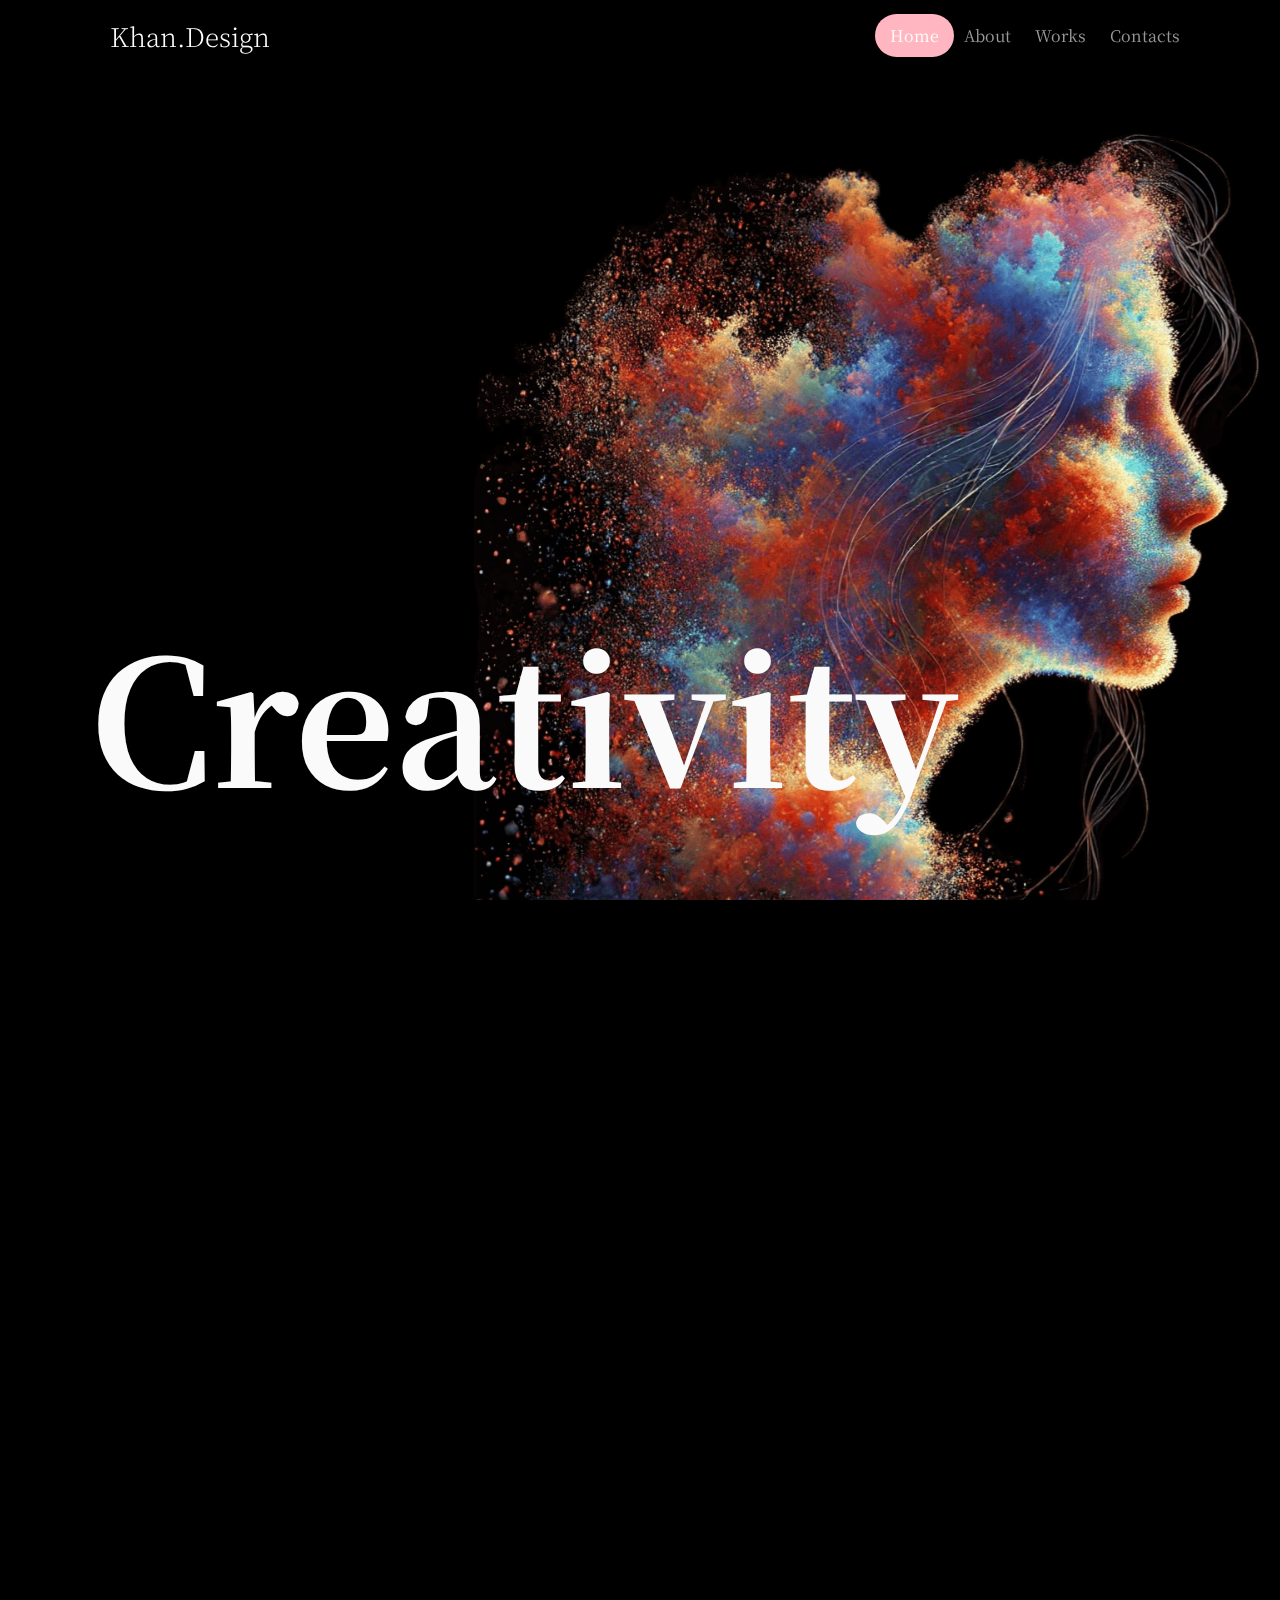
<file: index.html>
<!DOCTYPE html>
<html lang="en">
<head>

	<link href="https://fonts.googleapis.com/css2?family=NotoSerifKR:wght@100;300&display=swap" rel="stylesheet">

	<meta charset="UTF-8">
	<meta http-equiv="X-UA-Compatible" content="IE=edge">
	<meta name="viewport" content="width=device-width, initial-scale=1.0">

	<title>Document</title>

	<script src="libs/gsap/gsap.min.js" defer></script>
	<script src="libs/gsap/ScrollTrigger.min.js" defer></script>
	<script src="libs/gsap/ScrollSmoother.min.js" defer></script>

	<link rel="stylesheet" href="css/main.css">
	<script src="js/app.js" defer></script>

</head>
<body>
	<nav class="navbar">
		<div class="container">
			<a href="#" class="navbar-brand">Khan.Design</a> 
			<input type="checkbox" id="menu-toggle" class="menu-toggle" />
			<label for="menu-toggle" class="hamburger-icon">
				<span></span>
				<span></span>
				<span></span>
			</label>
			<div class="navbar-wrap">
				<a href="index.html" class="main">Home</a>
				<ul class="navbar-menu">
					<li><a href="about.html">About</a></li>
					<li><a href="works.html">Works</a></li>
					<li><a href="contacts.html">Contacts</a></li>
				</ul>
			</div>
		</div>
	 </nav>
	<div class="wrapper">
		<div class="content">

			<header class="hero-section">
				<img data-speed=".6" class="hero" src="img/main.png" alt="Alt" >
				<div class="container">
					<div data-speed=".75" class="main-header">
						<h1 class="main-title">Creativity</h1>
					</div>
				</div>
			</header>
		
			<div class="portfolio">
				<div class="container">
					<main class="gallery">
	
						<div data-speed=".9" class="gallery__left">
		
							<a href="time.html"> <img class="gallery__item" src="img/time.png" alt="Alt">
								</a>
							<img class="gallery__item" src="img/bg.png" alt="Alt">
							<a href="dance.html"> <img class="gallery__item" src="img/dance.png" alt="Alt">
								</a>
							<img class="gallery__item" src="img/bg.png" alt="Alt">
		
							<div class="text-block gallery__item">
								<h2 class="text-block__h">소통을 위한 예술</h2>
								<p class="text-block__p">제 작품은 사람들과 감정을 나누고 소통하기 위한 창구이다. 일상 속 작은 순간들을 담아, 보는 이들에게 공감과 따뜻함을 전하고자 한다.</p>
							</div>

			                <img class="gallery__item" src="img/bg.png" alt="Alt">
							<a href="orel.html"><img class="gallery__item" src="img/orel.png" alt="Alt">
								</a>
		
						</div>

						<div data-speed="1.1" class="gallery__right">
		
							<div class="text-block gallery__item">
								<h2 class="text-block__h">성장을 위한 디자인</h2>
								<p class="text-block__p">디자인은 저에게 배움과 성장을 주는 과정이다. 매 작품마다 작은 변화를 시도하며, 꾸준히 나아가고자 한다.</p>
							</div>
							<img class="gallery__item" src="img/bg.png" alt="Alt">
							<a href="spider.html"><img class="gallery__item" src="img/spider.png" alt="Alt"> 
							</a>
							<img class="gallery__item" src="img/bg.png" alt="Alt">
							<img class="gallery__item" src="img/nail.png" alt="Alt">
							<img class="gallery__item" src="img/bg.png" alt="Alt">
							<a href="knight.html"><img class="gallery__item" src="img/knight.png" alt="Alt">
							</a>
		
						</div>

					</main>
				</div>
			</div>

		</div>
	</div>

</body>
</html>
</file>
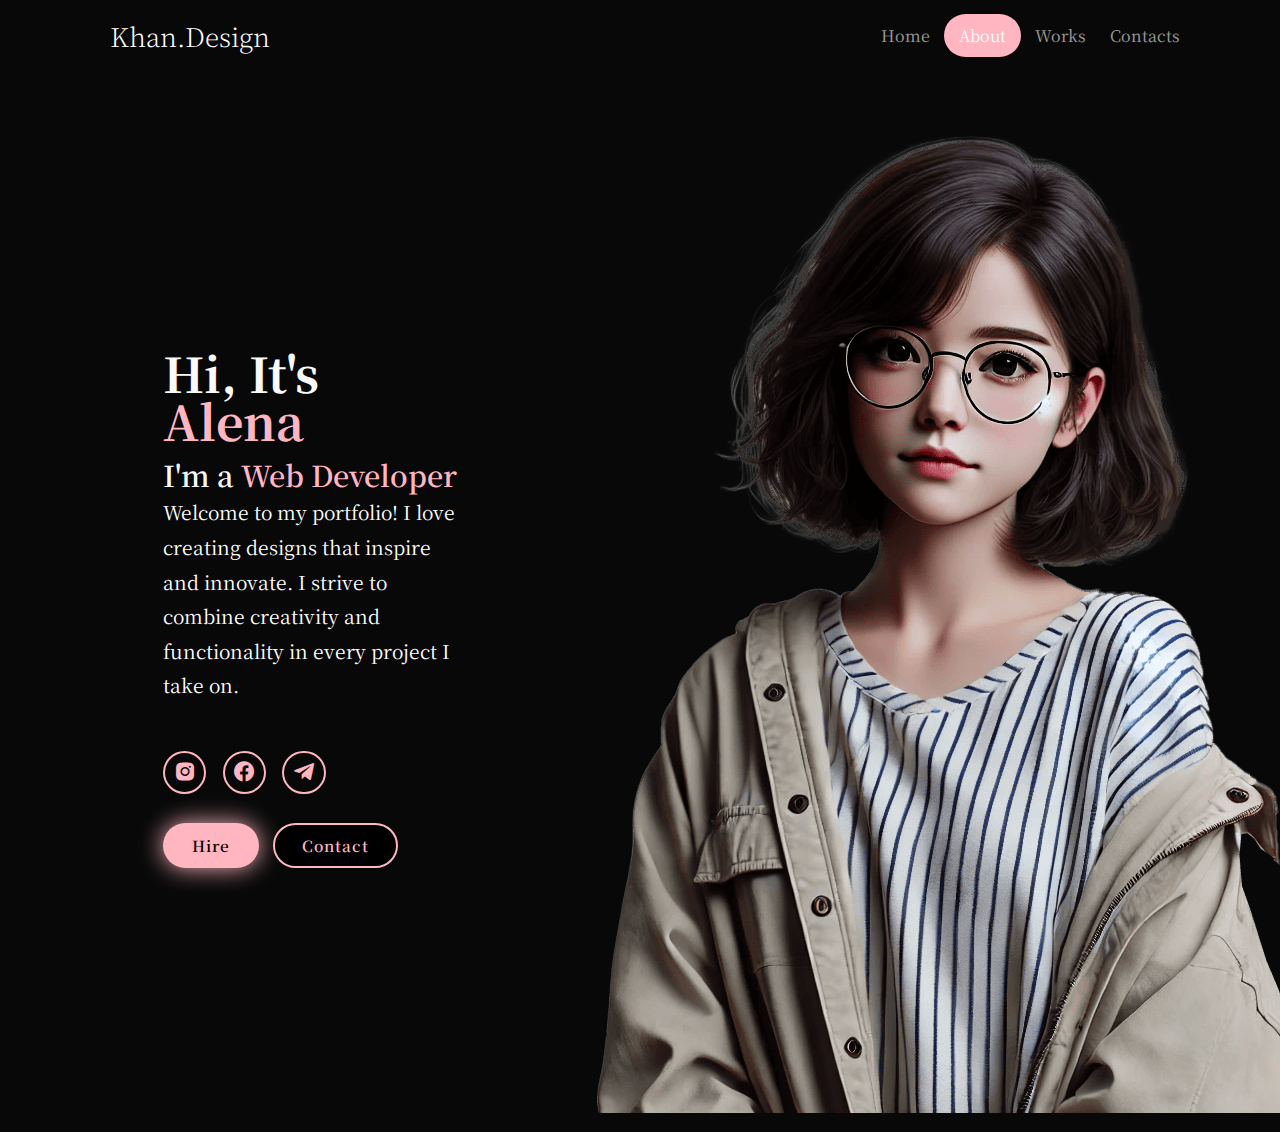
<file: about.html>
<!DOCTYPE html>
<html lang="en">
<head>

    <link href="https://fonts.googleapis.com/css2?family=NotoSerifKR:wght@100;300&display=swap" rel="stylesheet">
        
    <meta charset="UTF-8">
    <meta name="viewport" content="width=device-width, initial-scale=1.0">
    <title>About</title>

    <link rel="stylesheet" type="text/css" href="css/about.css">
    <link href='https://unpkg.com/boxicons@2.1.4/css/boxicons.min.css' rel='stylesheet'>
</head>
<body>
</header>
    <nav class="navbar">
		<div class="container">
			<a href="https://www.instagram.com/khan.a98/" class="navbar-brand">Khan.Design</a> 
           
			<input type="checkbox" id="menu-toggle" class="menu-toggle" />
			<label for="menu-toggle" class="hamburger-icon">
				<span></span>
				<span></span>
				<span></span>
			</label>
			<div class="navbar-wrap">
			
				<ul class="navbar-menu">
					<li><a href="index.html">Home</a></li>
                    <a href="about.html" class="about">About</a>
                    <li><a href="works.html">Works</a></li>
					<li><a href="contacts.html">Contacts</a></li>
				</ul>
				</div>
			</div>
			 </nav>
            </header>
             <div class="about-me" id="about-me">
             <div class="about-me-content">
                <h1>Hi, It's <span>Alena</span> </h1>
                <h3 class="text-animation">I'm a <span></span></h3>
                <p>Welcome to my portfolio! I love creating designs that inspire and innovate. I strive to combine creativity and functionality in every project I take on.
                </p>
                <div class="social-icons">
                    <a href="https://www.instagram.com/khan.a98/"><i class='bx bxl-instagram-alt'></i></a>
                    <a href="https://www.facebook.com/profile.php?id=100033095293423"><i class='bx bxl-facebook-circle'></i></a>
                    <a href="https://t.me/tuchnayaxoma"><i class='bx bxl-telegram'></i></a>
                </div>
                <div class="btn-group">
                  <a href="mailto:airdee19@gmail.com" class="btn">Hire</a>
                    <a href="tel:+821056941133" class="btn">Contact</a>
                   </div>
                </div class="about-me-img">
                <img src="img/photo.png" class="centered-img" alt="photo" >
                </div>
            </div>

</body>
</html>
</file>
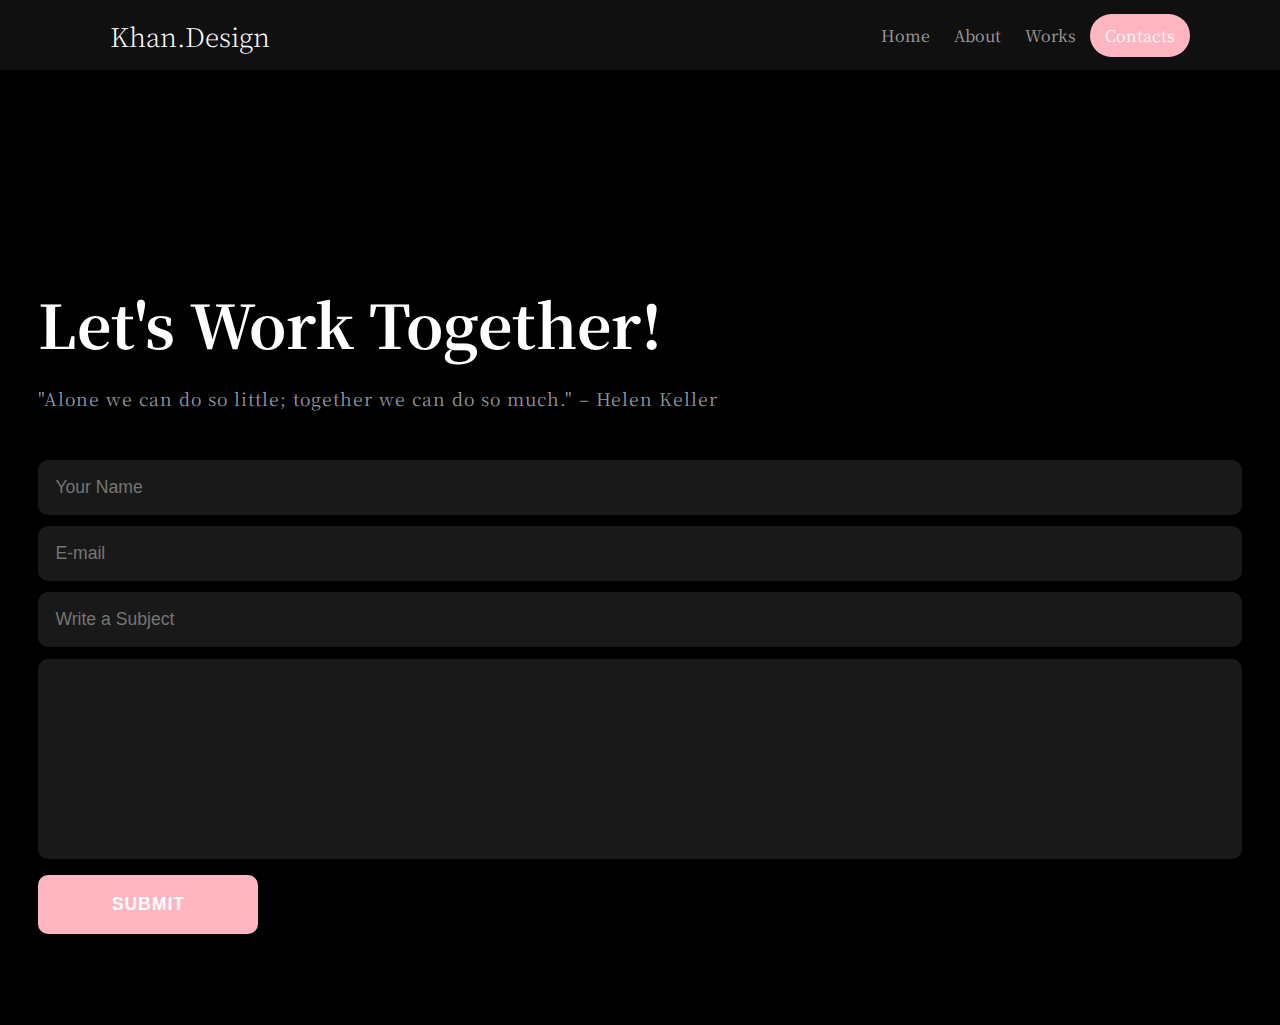
<file: contacts.html>
<!DOCTYPE html>
<html lang="en">
<head>

    <link href="https://fonts.googleapis.com/css2?family=NotoSerifKR:wght@100;300&display=swap" rel="stylesheet">
   
    <meta charset="UTF-8">
    <meta name="viewport" content="width=device-width, initial-scale=1.0">
    <title>Document</title>
    <script src="libs/gsap/gsap.min.js" defer></script>
	<script src="libs/gsap/ScrollTrigger.min.js" defer></script>
	<script src="libs/gsap/ScrollSmoother.min.js" defer></script>

	<link rel="stylesheet" href="css/contacts.css">
	


</head>
<body>
    <nav class="navbar">
		<div class="container">
			<a href="https://www.instagram.com/khan.a98/" class="navbar-brand">Khan.Design</a> 
			<input type="checkbox" id="menu-toggle" class="menu-toggle" />
			<label for="menu-toggle" class="hamburger-icon">
				<span></span>
				<span></span>
				<span></span>
			</label>
			<div class="navbar-wrap">
				<ul class="navbar-menu">
                    <li><a href="index.html">Home</a></li>
					<li><a href="about.html">About</a></li>
					<li><a href="works.html">Works</a></li>
                    <a href="contacts.html" class="cont">Contacts</a>
				</ul>
			</div>
		</div>
	 </nav>

     <section class="Contact">
        <div class="contact-form">
            <h1>Let's Work Together!</h1>
            <p>"Alone we can do so little; together we can do so much." – Helen Keller</p>
            <form action="">
                <input type="" placeholder="Your Name" required>
                <input type="email" name="email" id="" placeholder="E-mail" required>
                <input type="" placeholder="Write a Subject" required>
                <textarea name="" id="" cols="30" rows="10" placeholder="Your Message" required>

                </textarea>
                <input type="submit" name="" value="Submit" class="btn">
            </form>

        </div>
    </section>
</body>
</html>
</file>
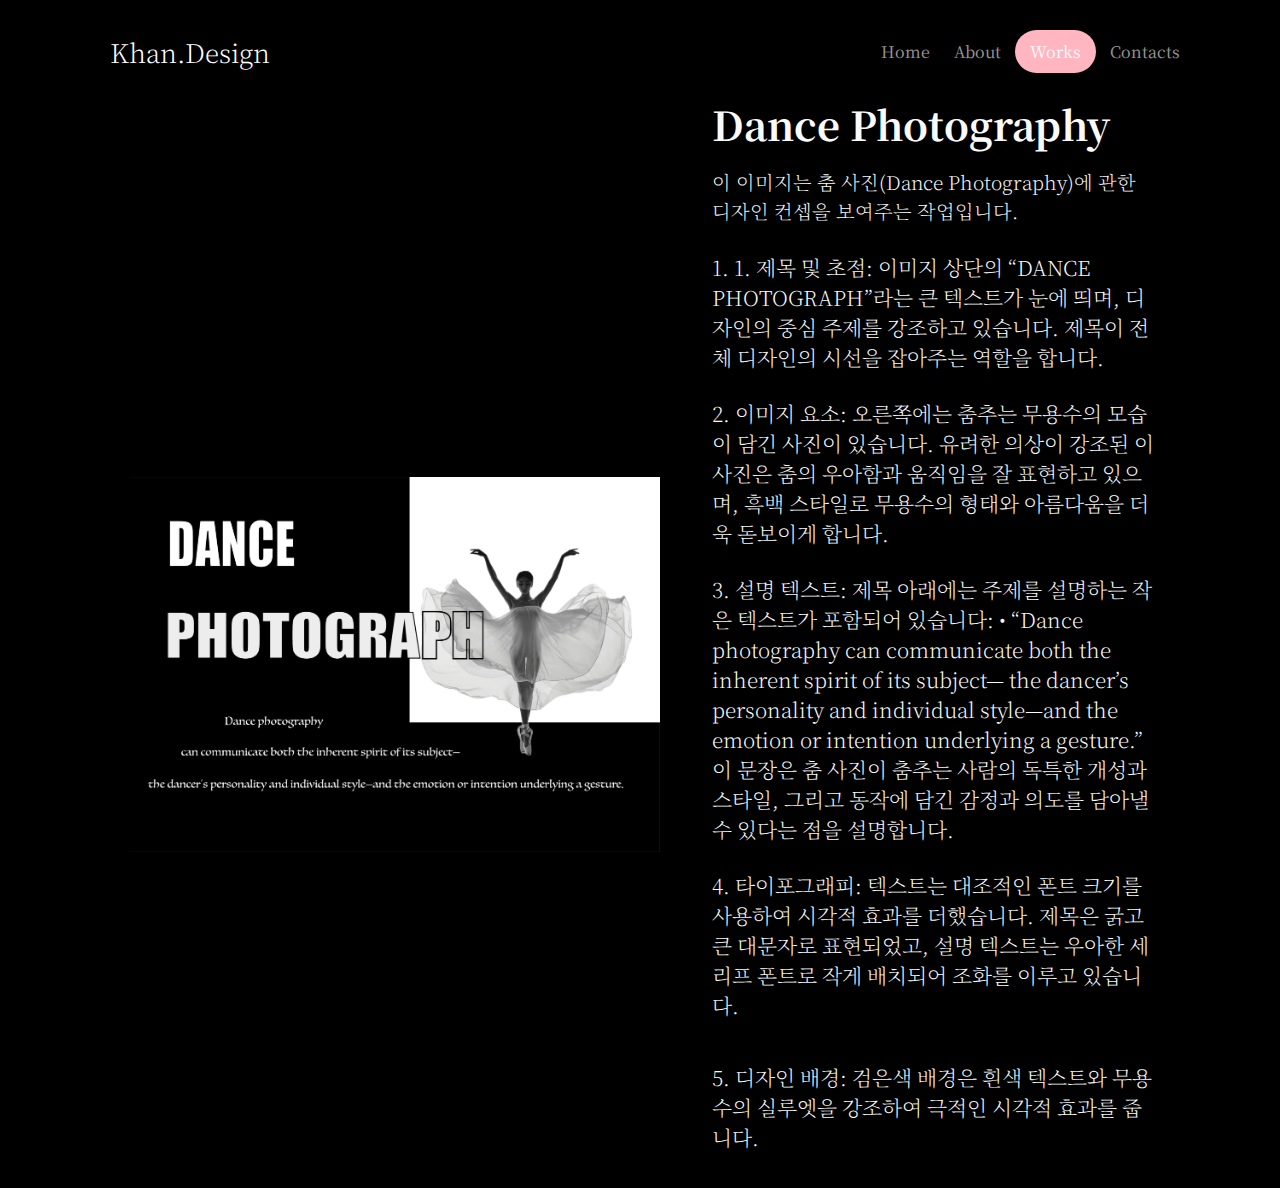
<file: dance.html>
<!DOCTYPE html>
<html lang="en">
<head>

	<link href="https://fonts.googleapis.com/css2?family=NotoSerifKR:wght@100;300&display=swap" rel="stylesheet">
    <meta charset="UTF-8">
    <meta name="viewport" content="width=device-width, initial-scale=1.0">
    <title>Document</title>

    <link rel="stylesheet" href="css/work.css">
	<script src="js/app.js" defer></script>
</head>
<body>
	

    <nav class="navbar">
		<div class="container">
			<a href="https://www.instagram.com/khan.a98/" class="navbar-brand">Khan.Design</a> 
			<input type="checkbox" id="menu-toggle" class="menu-toggle" />
			<label for="menu-toggle" class="hamburger-icon">
				<span></span>
				<span></span>
				<span></span>
			</label>
			<div class="navbar-wrap">
			
				<ul class="navbar-menu">
					<li><a href="index.html">Home</a></li>
                    <li><a href="about.html">About</a></li>
					<a href="works.html" class="works">Works</a>
					<li><a href="contacts.html">Contacts</a></li>
				</ul>
				</div>
			</div>
			 </nav>
			
             <div class="work-section">
				
				<div class="container">
					
					<img class="work" src="img/dance.png" alt="dance">
					<div class="main-header">
						<h1 class="main-title">Dance Photography</h1>
						<div class="text-block">


							<p class="text-block__p">이 이미지는 춤 사진(Dance Photography)에 관한 디자인 컨셉을 보여주는 작업입니다.
							</p>
							<p class="text-block__p1">1.  1. 제목 및 초점:
								이미지 상단의 “DANCE PHOTOGRAPH”라는 큰 텍스트가 눈에 띄며, 디자인의 중심 주제를 강조하고 있습니다. 제목이 전체 디자인의 시선을 잡아주는 역할을 합니다.
								
							   </p>
							<p class="text-block__p2">2. 이미지 요소:
								오른쪽에는 춤추는 무용수의 모습이 담긴 사진이 있습니다. 유려한 의상이 강조된 이 사진은 춤의 우아함과 움직임을 잘 표현하고 있으며, 흑백 스타일로 무용수의 형태와 아름다움을 더욱 돋보이게 합니다.
								
							   </p>
							<p class="text-block__p3"> 3. 설명 텍스트:
								제목 아래에는 주제를 설명하는 작은 텍스트가 포함되어 있습니다:
								 • “Dance photography can communicate both the inherent spirit of its subject— the dancer’s personality and individual style—and the emotion or intention underlying a gesture.”
								이 문장은 춤 사진이 춤추는 사람의 독특한 개성과 스타일, 그리고 동작에 담긴 감정과 의도를 담아낼 수 있다는 점을 설명합니다.
								
							   </p>
							<p class="text-block__p4"> 4. 타이포그래피:
								텍스트는 대조적인 폰트 크기를 사용하여 시각적 효과를 더했습니다. 제목은 굵고 큰 대문자로 표현되었고, 설명 텍스트는 우아한 세리프 폰트로 작게 배치되어 조화를 이루고 있습니다.
								
							   </p>
							   <p class="text-block__p5"> 5. 디자인 배경:
								검은색 배경은 흰색 텍스트와 무용수의 실루엣을 강조하여 극적인 시각적 효과를 줍니다.
								</p>
						</div>
						
					</div>
				</div>
			</div>

</body>
</html>
</file>
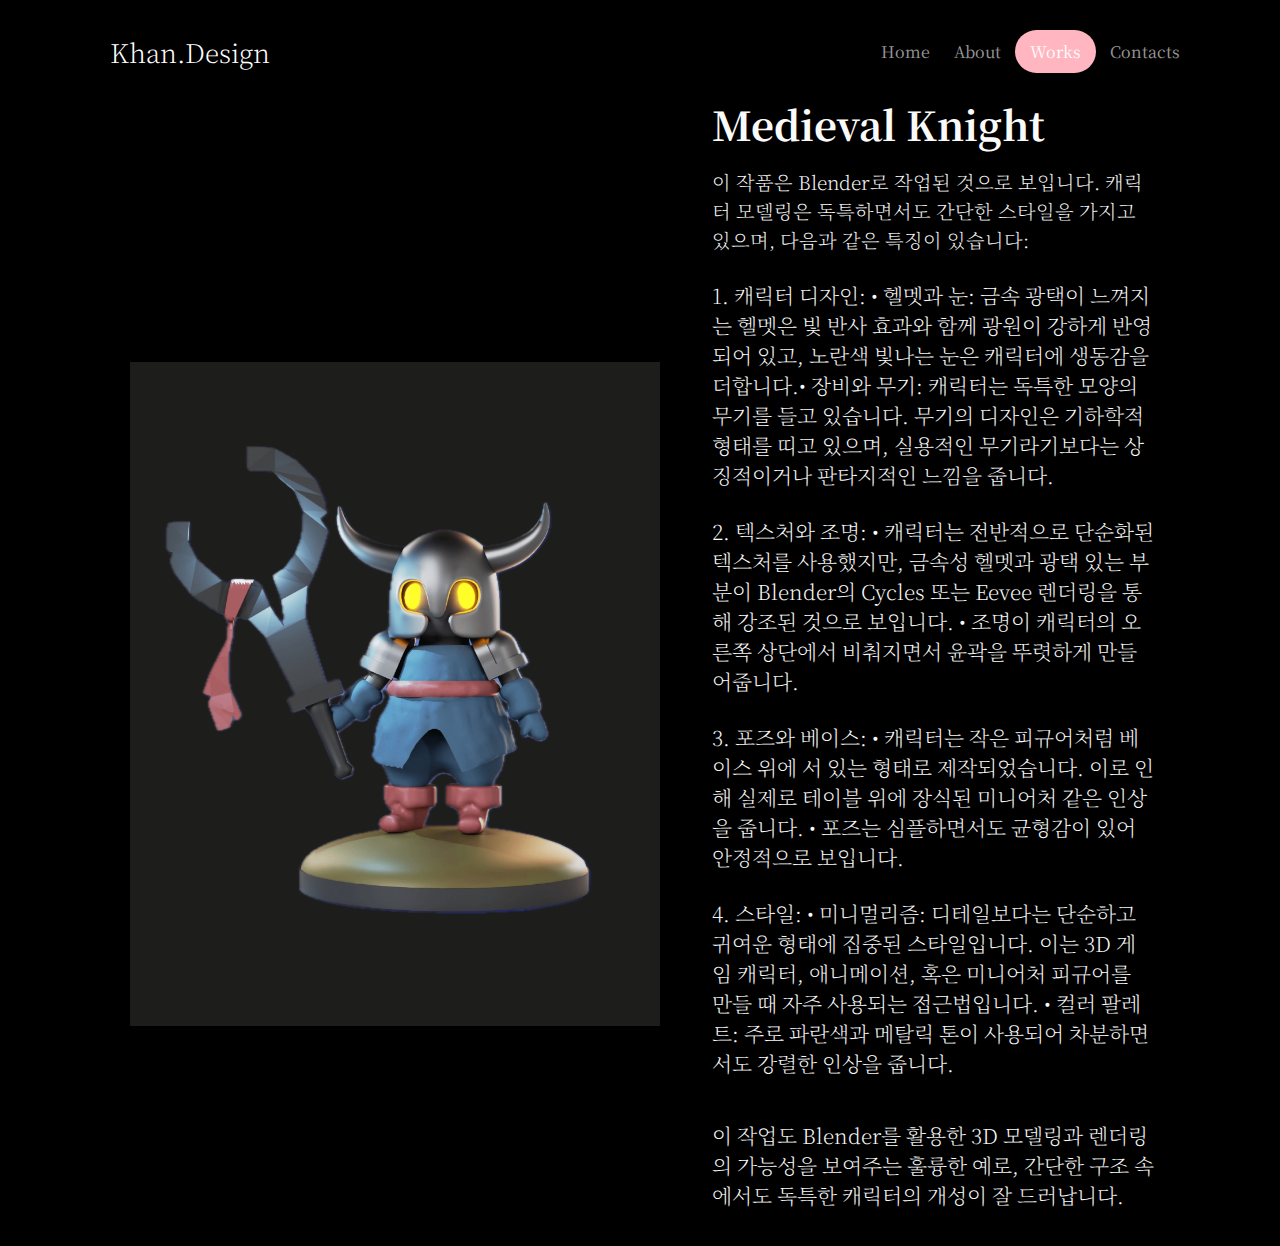
<file: knight.html>
<!DOCTYPE html>
<html lang="en">
<head>

    <link href="https://fonts.googleapis.com/css2?family=NotoSerifKR:wght@100;300&display=swap" rel="stylesheet">

    <meta charset="UTF-8">
    <meta name="viewport" content="width=device-width, initial-scale=1.0">
    <title>Medieval Knight</title>
    <link rel="stylesheet" href="css/work.css">
    <script src="js/app.js" defer></script>
</head>
<body>
    <nav class="navbar">
        <div class="container">
            <a href="https://www.instagram.com/khan.a98/" class="navbar-brand">Khan.Design</a>
            <input type="checkbox" id="menu-toggle" class="menu-toggle" />
            <label for="menu-toggle" class="hamburger-icon">
                <span></span>
                <span></span>
                <span></span>
            </label>
            <div class="navbar-wrap">
                <ul class="navbar-menu">
                    <li><a href="index.html">Home</a></li>
                    <li><a href="about.html">About</a></li>
                    <a href="works.html" class="works">Works</a>
                    <li><a href="contacts.html">Contacts</a></li>
                </ul>
            </div>
        </div>
    </nav>

    <div class="work-section">
        <div class="container">
            <img class="work" src="img/knight.png" alt="Medieval knight">
            <div class="main-header">
                <h1 class="main-title">Medieval Knight</h1>
                <div class="text-block">
                    <p class="text-block__p">이 작품은 Blender로 작업된 것으로 보입니다. 캐릭터 모델링은 독특하면서도 간단한 스타일을 가지고 있으며, 다음과 같은 특징이 있습니다:
					</p>
                    <p class="text-block__p1">1. 캐릭터 디자인:
						• 헬멧과 눈: 금속 광택이 느껴지는 헬멧은 빛 반사 효과와 함께 광원이 강하게 반영되어 있고, 노란색 빛나는 눈은 캐릭터에 생동감을 더합니다.• 장비와 무기: 캐릭터는 독특한 모양의 무기를 들고 있습니다. 무기의 디자인은 기하학적 형태를 띠고 있으며, 실용적인 무기라기보다는 상징적이거나 판타지적인 느낌을 줍니다.
 
					   </p>
                    <p class="text-block__p2">2. 텍스처와 조명:
						• 캐릭터는 전반적으로 단순화된 텍스처를 사용했지만, 금속성 헬멧과 광택 있는 부분이 Blender의 Cycles 또는 Eevee 렌더링을 통해 강조된 것으로 보입니다.
						• 조명이 캐릭터의 오른쪽 상단에서 비춰지면서 윤곽을 뚜렷하게 만들어줍니다.
					   </p>
                    <p class="text-block__p3"> 3. 포즈와 베이스:
						• 캐릭터는 작은 피규어처럼 베이스 위에 서 있는 형태로 제작되었습니다. 이로 인해 실제로 테이블 위에 장식된 미니어처 같은 인상을 줍니다.
						• 포즈는 심플하면서도 균형감이 있어 안정적으로 보입니다.
					   </p>
                    <p class="text-block__p4"> 4. 스타일:
						• 미니멀리즘: 디테일보다는 단순하고 귀여운 형태에 집중된 스타일입니다. 이는 3D 게임 캐릭터, 애니메이션, 혹은 미니어처 피규어를 만들 때 자주 사용되는 접근법입니다.
						• 컬러 팔레트: 주로 파란색과 메탈릭 톤이 사용되어 차분하면서도 강렬한 인상을 줍니다.
					   </p>
					   <p class="text-block__p5">이 작업도 Blender를 활용한 3D 모델링과 렌더링의 가능성을 보여주는 훌륭한 예로, 간단한 구조 속에서도 독특한 캐릭터의 개성이 잘 드러납니다.</p>
                </div>
            </div>
        </div>
    </div>
</body>
</html>
</file>
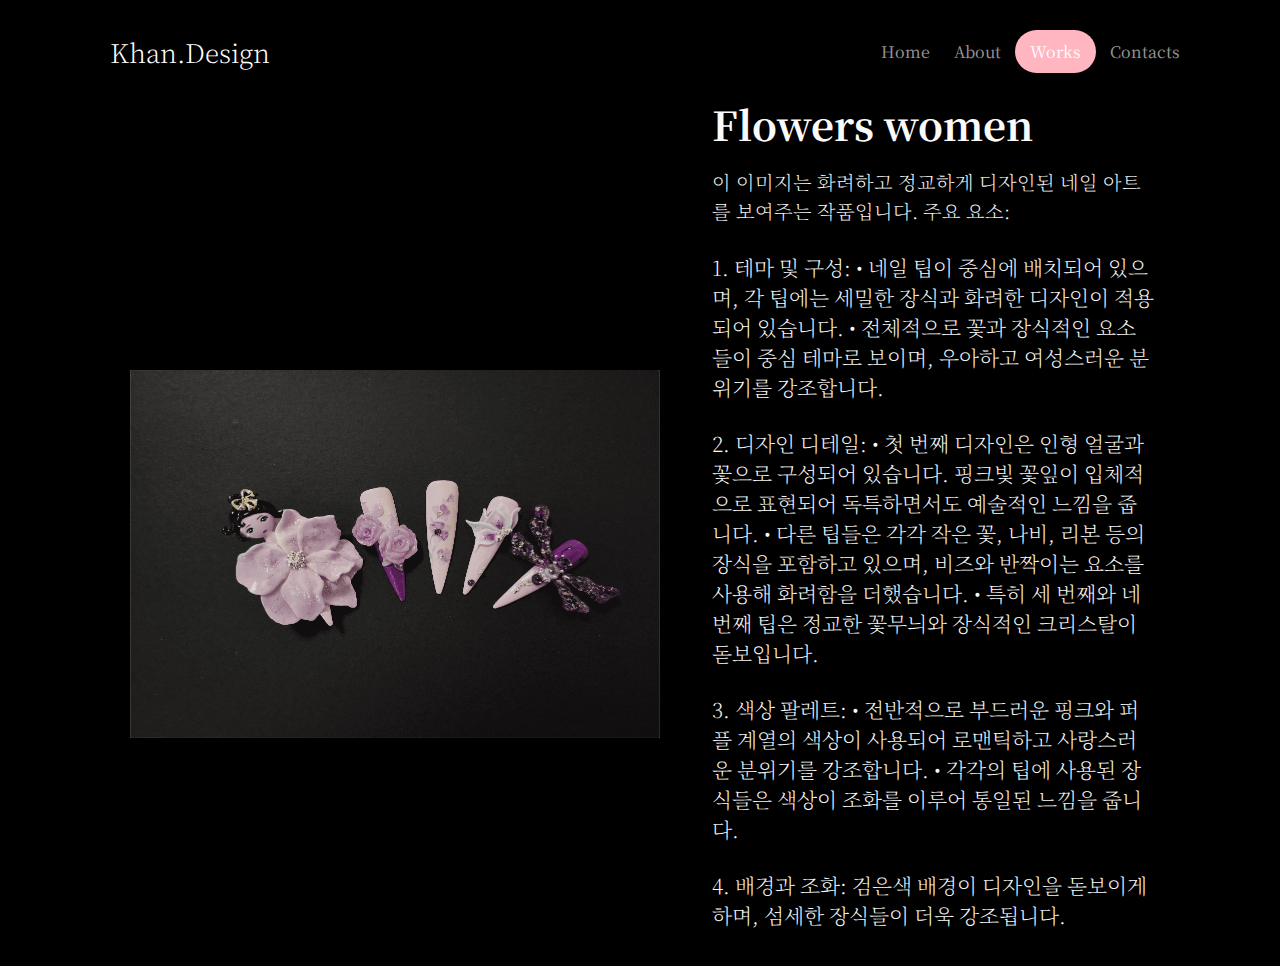
<file: nail.html>
<!DOCTYPE html>
<html lang="en">
<head>

	<link href="https://fonts.googleapis.com/css2?family=NotoSerifKR:wght@100;300&display=swap" rel="stylesheet">
	
    <meta charset="UTF-8">
    <meta name="viewport" content="width=device-width, initial-scale=1.0">
    <title>Document</title>

    <link rel="stylesheet" href="css/work.css">
	<script src="js/app.js" defer></script>
</head>
<body>
    <nav class="navbar">
		<div class="container">
			<a href="https://www.instagram.com/khan.a98/" class="navbar-brand">Khan.Design</a> 
			<input type="checkbox" id="menu-toggle" class="menu-toggle" />
			<label for="menu-toggle" class="hamburger-icon">
				<span></span>
				<span></span>
				<span></span>
			</label>
			<div class="navbar-wrap">
			
				<ul class="navbar-menu">
					<li><a href="index.html">Home</a></li>
                    <li><a href="about.html">About</a></li>
					<a href="works.html" class="works">Works</a>
					<li><a href="contacts.html">Contacts</a></li>
				</ul>
				</div>
			</div>
			 </nav>

			 <div class="work-section">
				<div class="container">
					<img class="work" src="img/nail.png" alt="nail art">
					<div class="main-header">
						<h1 class="main-title">Flowers women</h1>
						<div class="text-block">
							<p class="text-block__p">이 이미지는 화려하고 정교하게 디자인된 네일 아트를 보여주는 작품입니다. 주요 요소:

							</p>
							<p class="text-block__p1">1. 테마 및 구성:
								• 네일 팁이 중심에 배치되어 있으며, 각 팁에는 세밀한 장식과 화려한 디자인이 적용되어 있습니다.
								• 전체적으로 꽃과 장식적인 요소들이 중심 테마로 보이며, 우아하고 여성스러운 분위기를 강조합니다.
							   </p>
							<p class="text-block__p2">2. 디자인 디테일:
								• 첫 번째 디자인은 인형 얼굴과 꽃으로 구성되어 있습니다. 핑크빛 꽃잎이 입체적으로 표현되어 독특하면서도 예술적인 느낌을 줍니다.
								• 다른 팁들은 각각 작은 꽃, 나비, 리본 등의 장식을 포함하고 있으며, 비즈와 반짝이는 요소를 사용해 화려함을 더했습니다.
								• 특히 세 번째와 네 번째 팁은 정교한 꽃무늬와 장식적인 크리스탈이 돋보입니다.
							   </p>
							<p class="text-block__p3"> 3. 색상 팔레트:
								• 전반적으로 부드러운 핑크와 퍼플 계열의 색상이 사용되어 로맨틱하고 사랑스러운 분위기를 강조합니다.
								• 각각의 팁에 사용된 장식들은 색상이 조화를 이루어 통일된 느낌을 줍니다.
							   </p>
							<p class="text-block__p4"> 4. 배경과 조화:
								검은색 배경이 디자인을 돋보이게 하며, 섬세한 장식들이 더욱 강조됩니다.
							   </p>
							
						</div>
					</div>
				</div>
			</div>

</body>
</html>
</file>
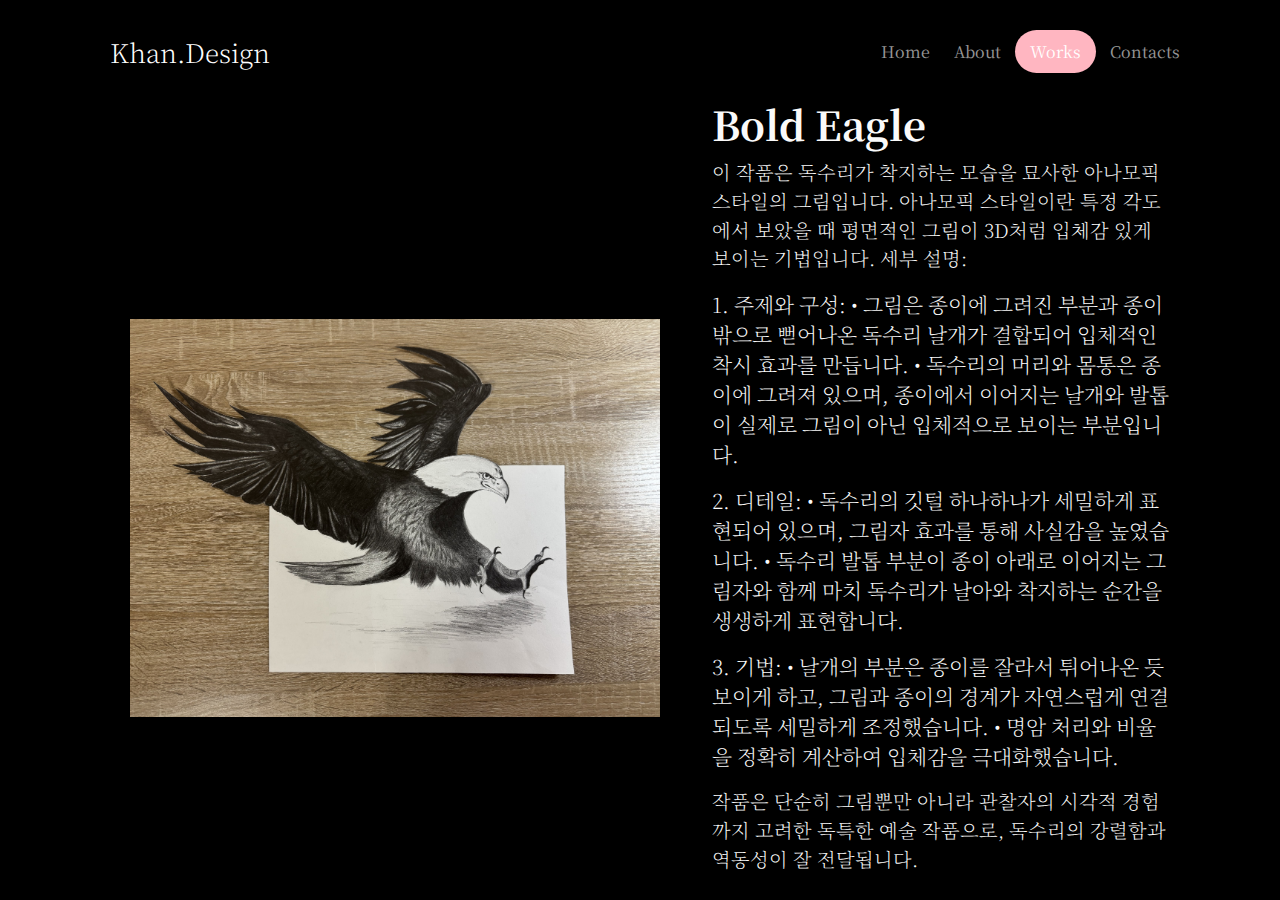
<file: orel.html>
<!DOCTYPE html>
<html lang="en">
<head>

	<link href="https://fonts.googleapis.com/css2?family=NotoSerifKR:wght@100;300&display=swap" rel="stylesheet">
	
    <meta charset="UTF-8">
    <meta name="viewport" content="width=device-width, initial-scale=1.0">
    <title>Document</title>

    <link rel="stylesheet" href="css/work.css">
	<script src="js/app.js" defer></script>
</head>
<body>
    <nav class="navbar">
		<div class="container">
			<a href="https://www.instagram.com/khan.a98/" class="navbar-brand">Khan.Design</a> 
			<input type="checkbox" id="menu-toggle" class="menu-toggle" />
			<label for="menu-toggle" class="hamburger-icon">
				<span></span>
				<span></span>
				<span></span>
			</label>
			<div class="navbar-wrap">
			
				<ul class="navbar-menu">
					<li><a href="index.html">Home</a></li>
                    <li><a href="about.html">About</a></li>
					<a href="works.html" class="works">Works</a>
					<li><a href="contacts.html">Contacts</a></li>
				</ul>
				</div>
			</div>
			 </nav>

             <header class="work-section">
                <div class="container">
				<img class="work" src="img/orel1.jpeg" alt="Alt" >
					<div  class="main-header">
						<h1 class="main-title">Bold Eagle</h1>
                        <p class="text-block__p">이 작품은 독수리가 착지하는 모습을 묘사한 아나모픽 스타일의 그림입니다. 아나모픽 스타일이란 특정 각도에서 보았을 때 평면적인 그림이 3D처럼 입체감 있게 보이는 기법입니다.

							세부 설명:
							
							 <p class="text-block__p1">1. 주제와 구성:
							 • 그림은 종이에 그려진 부분과 종이 밖으로 뻗어나온 독수리 날개가 결합되어 입체적인 착시 효과를 만듭니다.
							 • 독수리의 머리와 몸통은 종이에 그려져 있으며, 종이에서 이어지는 날개와 발톱이 실제로 그림이 아닌 입체적으로 보이는 부분입니다.</p>
							 <p class="text-block__p2">2. 디테일:
							 • 독수리의 깃털 하나하나가 세밀하게 표현되어 있으며, 그림자 효과를 통해 사실감을 높였습니다.
							 • 독수리 발톱 부분이 종이 아래로 이어지는 그림자와 함께 마치 독수리가 날아와 착지하는 순간을 생생하게 표현합니다.</p>
							 <p class="text-block__p4">3. 기법:
							 • 날개의 부분은 종이를 잘라서 튀어나온 듯 보이게 하고, 그림과 종이의 경계가 자연스럽게 연결되도록 세밀하게 조정했습니다.
							 • 명암 처리와 비율을 정확히 계산하여 입체감을 극대화했습니다.</p>
							
							<p class="text-block__p"> 작품은 단순히 그림뿐만 아니라 관찰자의 시각적 경험까지 고려한 독특한 예술 작품으로, 독수리의 강렬함과 역동성이 잘 전달됩니다.</p>
					</div>
				</div>
			</header>
		

</body>
</html>
</file>
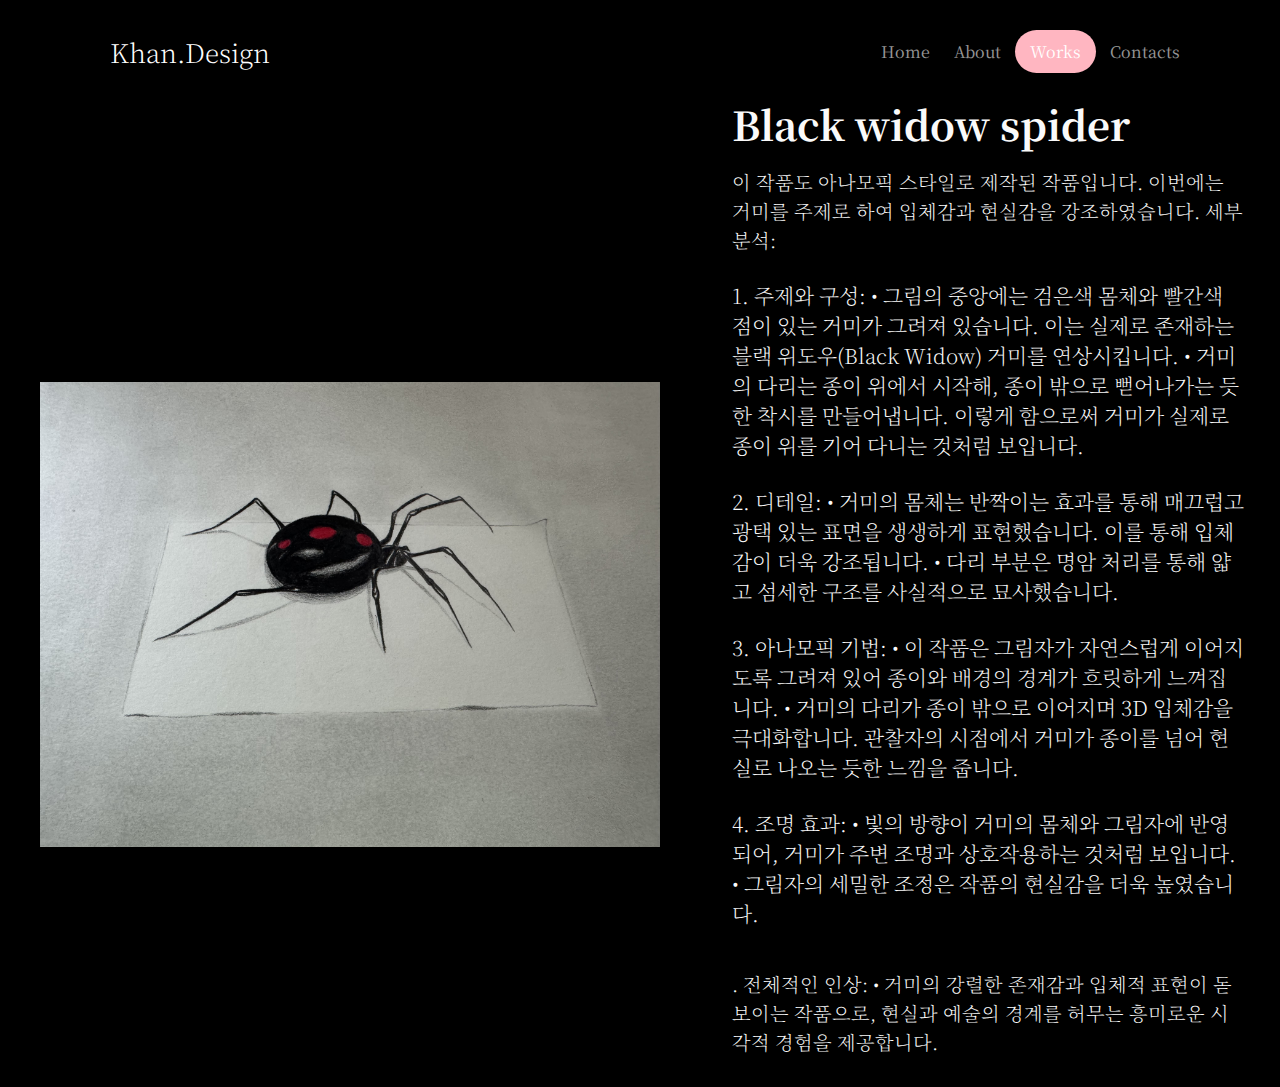
<file: spider.html>
<!DOCTYPE html>
<html lang="en">
<head>

	<link href="https://fonts.googleapis.com/css2?family=NotoSerifKR:wght@100;300&display=swap" rel="stylesheet">
    <meta charset="UTF-8">
    <meta name="viewport" content="width=device-width, initial-scale=1.0">
    <title>Document</title>

    <link rel="stylesheet" href="css/work.css">
	
</head>
<body>
    <nav class="navbar">
		<div class="container">
			<a href="https://www.instagram.com/khan.a98/" class="navbar-brand">Khan.Design</a> 
			<input type="checkbox" id="menu-toggle" class="menu-toggle" />
			<label for="menu-toggle" class="hamburger-icon">
				<span></span>
				<span></span>
				<span></span>
			</label>
			<div class="navbar-wrap">
			
				<ul class="navbar-menu">
					<li><a href="index.html">Home</a></li>
                    <li><a href="about.html">About</a></li>
					<a href="works.html" class="works">Works</a>
					<li><a href="contacts.html">Contacts</a></li>
				</ul>
				</div>
			</div>
			 </nav>

             <div class="work-section">
				<img class="work" src="img/spider.jpeg" alt="Alt" >
					<div  class="main-header">
						<h1 class="main-title">Black widow spider</h1>
						<div class="text-block">
                        <p class="text-block__p">이 작품도 아나모픽 스타일로 제작된 작품입니다. 이번에는 거미를 주제로 하여 입체감과 현실감을 강조하였습니다.

							세부 분석:
							
							 <p class="text-block__p1">1. 주제와 구성:
							 • 그림의 중앙에는 검은색 몸체와 빨간색 점이 있는 거미가 그려져 있습니다. 이는 실제로 존재하는 블랙 위도우(Black Widow) 거미를 연상시킵니다.
							 • 거미의 다리는 종이 위에서 시작해, 종이 밖으로 뻗어나가는 듯한 착시를 만들어냅니다. 이렇게 함으로써 거미가 실제로 종이 위를 기어 다니는 것처럼 보입니다.</p>
							 <p class="text-block__p2">2. 디테일:
							 • 거미의 몸체는 반짝이는 효과를 통해 매끄럽고 광택 있는 표면을 생생하게 표현했습니다. 이를 통해 입체감이 더욱 강조됩니다.
							 • 다리 부분은 명암 처리를 통해 얇고 섬세한 구조를 사실적으로 묘사했습니다.</p>
							 <p class="text-block__p3">3. 아나모픽 기법:
							 • 이 작품은 그림자가 자연스럽게 이어지도록 그려져 있어 종이와 배경의 경계가 흐릿하게 느껴집니다.
							 • 거미의 다리가 종이 밖으로 이어지며 3D 입체감을 극대화합니다. 관찰자의 시점에서 거미가 종이를 넘어 현실로 나오는 듯한 느낌을 줍니다.</p>
							 <p class="text-block__p4">4. 조명 효과:
							 • 빛의 방향이 거미의 몸체와 그림자에 반영되어, 거미가 주변 조명과 상호작용하는 것처럼 보입니다.
							 • 그림자의 세밀한 조정은 작품의 현실감을 더욱 높였습니다.</p>
							 <p class="text-block__p">. 전체적인 인상:
							 • 거미의 강렬한 존재감과 입체적 표현이 돋보이는 작품으로, 현실과 예술의 경계를 허무는 흥미로운 시각적 경험을 제공합니다.</p>
							 </p>
				      </div>
				   </div>
				</div>
</body>
</html>
</file>
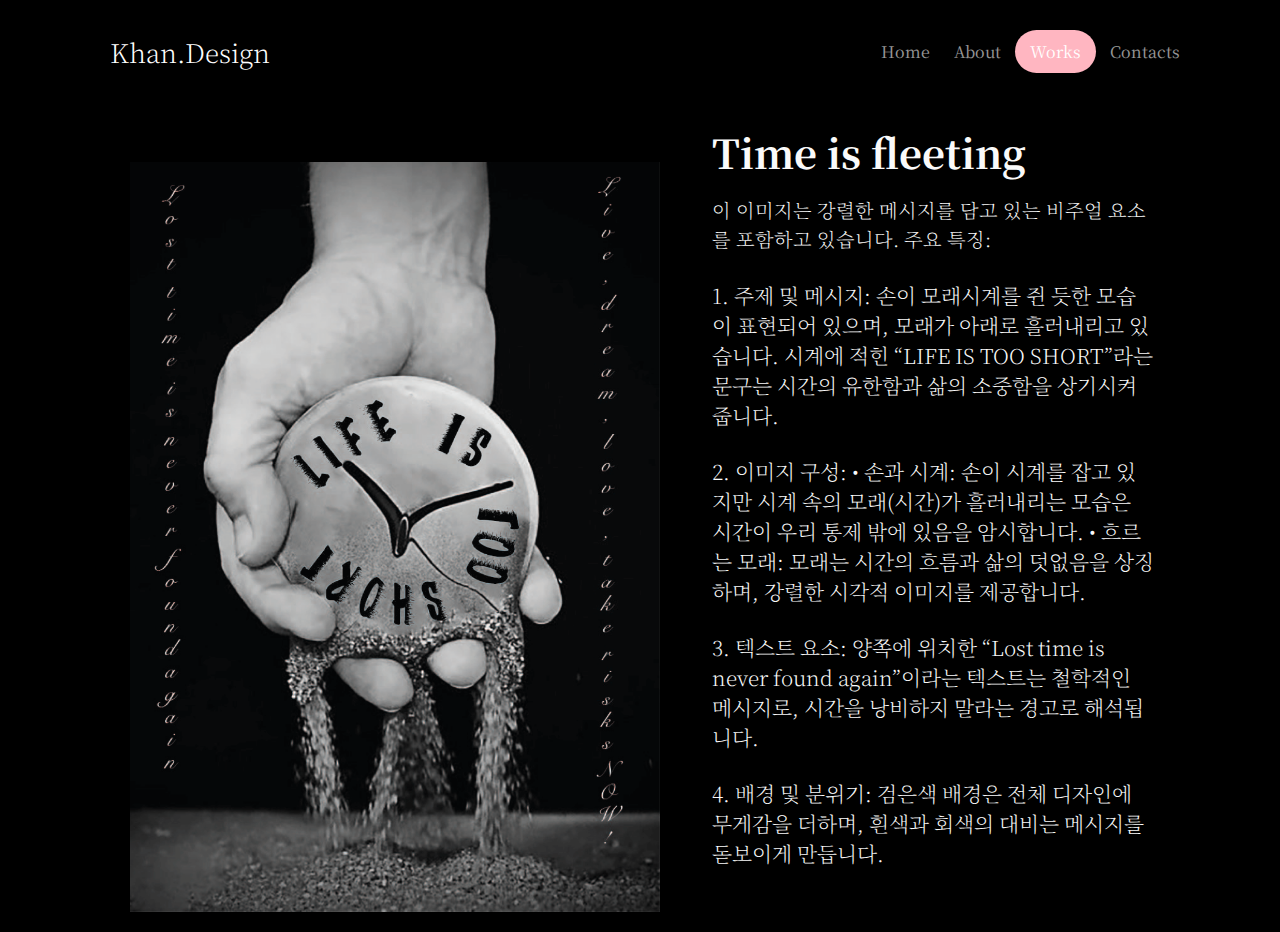
<file: time.html>
<!DOCTYPE html>
<html lang="en">
<head>


	<link href="https://fonts.googleapis.com/css2?family=NotoSerifKR:wght@100;300&display=swap" rel="stylesheet">
		
    <meta charset="UTF-8">
    <meta name="viewport" content="width=device-width, initial-scale=1.0">
    <title>Document</title>

    <link rel="stylesheet" href="css/work.css">
	<script src="js/app.js" defer></script>
</head>
<body>
    <nav class="navbar">
		<div class="container">
			<a href="https://www.instagram.com/khan.a98/" class="navbar-brand">Khan.Design</a> 
			<input type="checkbox" id="menu-toggle" class="menu-toggle" />
			<label for="menu-toggle" class="hamburger-icon">
				<span></span>
				<span></span>
				<span></span>
			</label>
			<div class="navbar-wrap">
			
				<ul class="navbar-menu">
					<li><a href="index.html">Home</a></li>
                    <li><a href="about.html">About</a></li>
					<a href="works.html" class="works">Works</a>
					<li><a href="contacts.html">Contacts</a></li>
				</ul>
				</div>
			</div>
			 </nav>

			 <div class="work-section">
				<div class="container">
					<img class="work" src="img/time.png" alt="time">
					<div class="main-header">
						<h1 class="main-title">Time is fleeting</h1>
						<div class="text-block">
							<p class="text-block__p">이 이미지는 강렬한 메시지를 담고 있는 비주얼 요소를 포함하고 있습니다. 주요 특징:

							</p>
							<p class="text-block__p1"> 1. 주제 및 메시지:
								손이 모래시계를 쥔 듯한 모습이 표현되어 있으며, 모래가 아래로 흘러내리고 있습니다. 시계에 적힌 “LIFE IS TOO SHORT”라는 문구는 시간의 유한함과 삶의 소중함을 상기시켜 줍니다.
								
							   </p>
							<p class="text-block__p2">2. 이미지 구성:
								• 손과 시계: 손이 시계를 잡고 있지만 시계 속의 모래(시간)가 흘러내리는 모습은 시간이 우리 통제 밖에 있음을 암시합니다.
								• 흐르는 모래: 모래는 시간의 흐름과 삶의 덧없음을 상징하며, 강렬한 시각적 이미지를 제공합니다.
	
							   </p>
							<p class="text-block__p3"> 3. 텍스트 요소:
								양쪽에 위치한 “Lost time is never found again”이라는 텍스트는 철학적인 메시지로, 시간을 낭비하지 말라는 경고로 해석됩니다.
					   
							   </p>
							<p class="text-block__p4"> 4. 배경 및 분위기:
								검은색 배경은 전체 디자인에 무게감을 더하며, 흰색과 회색의 대비는 메시지를 돋보이게 만듭니다.
							   </p>
						</div>
					</div>
				</div>
			</div>
		

</body>
</html>
</file>
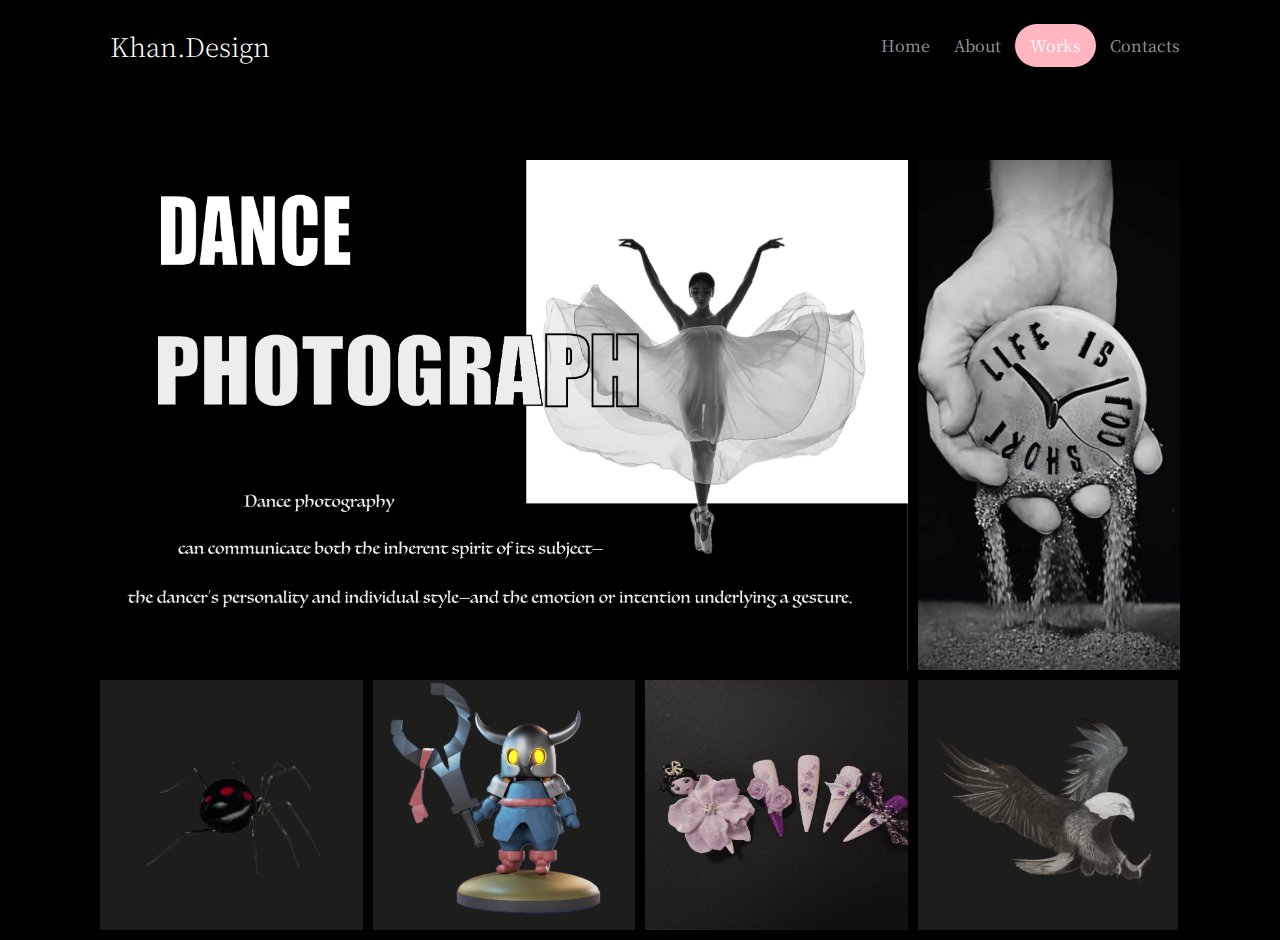
<file: works.html>
<!DOCTYPE html>
<html lang="en">
<head>

    <link href="https://fonts.googleapis.com/css2?family=NotoSerifKR:wght@100;300&display=swap" rel="stylesheet">
        
    <meta charset="UTF-8">
    <meta name="viewport" content="width=device-width, initial-scale=1.0">
    <title>Image Gallery</title>

    <link rel="stylesheet" type="text/css" href="css/works.css">
	

</head>
<body>
    <nav class="navbar">
		<div class="container">
			<a href="https://www.instagram.com/khan.a98/" class="navbar-brand">Khan.Design</a> 
			<input type="checkbox" id="menu-toggle" class="menu-toggle" />
			<label for="menu-toggle" class="hamburger-icon">
				<span></span>
				<span></span>
				<span></span>
			</label>
			<div class="navbar-wrap">
			
				<ul class="navbar-menu">
					<li><a href="index.html">Home</a></li>
                    <li><a href="about.html">About</a></li>
					<a href="works.html" class="works">Works</a>
					<li><a href="contacts.html">Contacts</a></li>
				</ul>
				</div>
			</div>
			 </nav>

    <div class="gallery">

    <div class="big-stretch">
        <a href="dance.html"><img src="img/dance.png" alt="">
        </a>
        </div>
        <div class="bv-stretch">
            <a href="time.html"> <img src="img/time.png" alt="">
            </a>
        </div>

        <div class="v-stretch">
           <a href="spider.html"> <img src="img/spider.png" alt="">
           </a>
        </div>
        
        <div class="v-stretch">
           <a href="knight.html"> <img src="img/knight.png" alt="">
           </a>
        </div>
   
    <div class="v-stretch">
        <a href="nail.html"> <img src="img/nail.png" alt="">
        </a>
        </div>
     <div class="v-stretch">
           <a href="orel.html"> <img src="img/orel.png" alt="">
           </a>
        </div>


   
    </div>
</body>
</html>
</file>
<file: css/main.css>
* {
	margin: 0;
	padding: 0;
	box-sizing: border-box;
}
:root {
	--index: calc(1vw + 1vh);
	--gutter: 30px;
	--side-small: 26;
	--side-big: 36;
	--depth: 6000px;
	--transition: .75s cubic-bezier(.075, .5, 0, 1)
}
.navbar {
	width: 100%;
	height: 70px;
	box-shadow: 0 4px 10px rgba (0,0,0, .1);
	position: relative;
	z-index: 1000;

}
.navbar .container {
	height: inherit;
	display: flex;
	justify-content: space-between;
	align-items:center;
	
}
.navbar-menu {
	list-style-type: none;
	padding: 0;
	margin-bottom: 0;
	font-size:medium;

}
.navbar-menu li {
	display: inline-block;
	
}
.navbar-menu li a{
	display: inline-block;
	color:white;
	opacity: 0.6;
	text-decoration: none;
	padding: 10px;
	
}
.navbar-menu li a:hover{
	opacity: 1;
	transition: all .07s ease-in-out;
	color:lightpink;
}
.navbar-wrap {
	display: flex;
	flex-flow: row nowrap;
	font-size: medium;
}
.main {
	
	padding: 10px 15px;
	background-color:lightpink;
	border-radius: 100px;
	color:white;
	text-decoration: none;
	transition: all .1s ease-in-out;
	
}
.main:hover {
	transform: scale(1.04);
}
.navbar-brand{
	margin-left: 20px;
	font-weight: 300;
	font-size: 26;
	text-decoration: none;
	color:white;
	cursor: pointer;
	transition: 0.3s ease;
}


.navbar-brand {
	font-weight: 100;
	font-size: 26px;
	text-decoration: none;
	color:white;
}
.navbar-brand:hover {
	color:lightpink;
	transition: all .07s ease-in-out;
}
@import url('https://fonts.googleapis.com/css2?family=Roboto:wght@400;700&display=swap');
body{
	font-family: 'NotoSerifKR', sans-serif;
}


h1, h2, h3, h4, h5, h6 {
	font-family: NotoSerifKR;
}

.content, .hero, .main-header, .gallery > * {
	will-change: transform;
}
body {
	background-image: url(../img/background.png);
	background-size: 50px;
	color: #fafafa;
	font-family: NotoSerifKR;
	overflow-x: hidden;
}
.hero {
	width: calc(var(--index) * 36);
	position: absolute;
	left: 37vw;
	top: 22vh;
	z-index: -1;
}
.main-header {
	height: 100vh;
}
.container {
	padding: 0 7vw;
}
.main-title {
	font-size: calc(var(--index) * 8);
	position: absolute;
	width: min-content;
	bottom: 12vh;
	line-height: .9;
}
.gallery {
	display: flex;
	padding: calc(var(--index) * 8) 0;
}
.gallery > * {
	flex: 1;
	display: flex;
	align-items: center;
	flex-direction: column;
}
.gallery__item {
	max-width: calc(var(--index) * 21);
	margin-bottom: var(--gallery-gap);
	max-height: 180vh;
	border-radius: 8px;
}
.gallery__left {
	margin-top: calc(var(--gallery-gap) * 1.75);
}
.gallery__right .gallery__item {
	margin: 0;
	margin-top: var(--gallery-gap);
}
.text-block {
	color: var(--color-text);
	position: relative;
}
.text-block__h {
	font-size: 4rem;
	line-height: 5rem;
	color: var(--color-header);
	margin-bottom: 1.5rem;
}
.text-block__p {
	
	font-size: 1.3rem;
	font-weight: 100;
}

.hamburger-icon {
	display: none;
	flex-direction: column;
	cursor: pointer;
	gap: 5px;
}
.hamburger-icon span {
	display: block;
	width: 25px;
	height: 3px;
	background-color: white;
	transition: 0.3s;
}
.menu-toggle {
	display: none;
}
@media (max-width: 768px) {
.hamburger-icon {
	display: flex;
	position: relative;
	margin-left: auto;
	margin-right: 15px;
}
.text-block, .main-header, .hero-section{
	text-align: center;
	padding: 0 20px;
}
.main-title {
	position: absolute;
	left: 50%;
	top: 70%;
	transform: translate(-50%, -50%);
	text-align: center;
	width: auto;
	padding: 0 20px;
	line-height: 1.2;
}

.navbar .container{
	padding: 0 15px;
}
body {
	overflow-x: hidden;
	margin: 0;
	padding: 0;
}
.container{
	width: 100%;
	max-width: 100vw;
	padding: 0;
}
.hero-section{
	display: flex;
	justify-content: center;
	align-items: center;
	height: 100vh;
	text-align: center;
	flex-direction: column;
}
.navbar-wrap {
	display: none;
	flex-direction: column;
	align-items: center;
	background-color: #333;
	position: fixed;
	top: 70px;
	right: 0;
	width: 100%;
	padding: 15px 0;
}
.menu-toggle:checked ~ .navbar-wrap {
	display: flex;
}
.navbar-menu {
	margin: 0;
	padding: 0;
	list-style-type: none;
	text-align: center;
	width: 100%;
}
.navbar-menu li {
	display: block;
	width: 100%;
}
.navbar-menu li a {
	display: block;
	padding: 10px 0;
	color: white;
	text-decoration: none;
	width: 100%;
}
.navbar-menu li a: hover {
	color: lightpink;
}
.main {
	margin: 10px 0;
	padding: 8px 15px;
	background-color: lightpink;
	color: white;
	text-decoration: none;
	border-radius: 20px;
	transition: all 0.2s ease-in-out;
}
.main:hover {
	transform: scale(1.05);
}
.gallery {
	flex-direction: column;
	padding: 20px 0;
}
.gallery__item {
	width: 100%;
	margin: 0 auto;
	max-width: 100%;
}
.text-block__h{
	font-size: 2.5rem;
	line-height: 3rem;
}
.text-block__p{
	font-size: 1rem;
}
.hero{
	width: 100%;
	left: 0;
	top: 10vh;
}

}
</file>
<file: css/about.css>
*
{
	margin: 0;
	padding: 0;
	box-sizing: border-box;
    text-decoration: none;
    border: none;
    outline: none;
    scroll-behavior: smooth;
	font-family: NotoSerifKR;
}
:root{
    --bg-color: #080808;
    --second-bg-color: #131313;
    --text-color: white;
    --main-color: lightpink; 
}
html{
    font-size: 60%;
    overflow-x: hidden ;
}
.navbar {
	width: 100%;
	height: 70px;
	box-shadow: 0 4px 10px rgba (0,0,0, .1);
	position: relative;
	z-index: 1000;

}
.navbar .container {
	height: inherit;
	display: flex;
	justify-content: space-between;
	align-items:center;
	
}
.navbar-menu {
	list-style-type: none;
	padding: 0;
	margin-bottom: 0;
	font-size:medium;

}
.navbar-menu li {
	display: inline-block;
	
}
.navbar-menu li a{
	display: inline-block;
	color:white;
	opacity: 0.6;
	text-decoration: none;
	padding: 10px;
	
}
.navbar-menu li a:hover{
	opacity: 1;
	transition: all .07s ease-in-out;
	color:lightpink;
}
.navbar-wrap {
	display: flex;
	flex-flow: row nowrap;
	font-size: medium;
}
.about {
	/* margin-left: 15px; */
	padding: 10px 15px;
	background-color:lightpink;
	border-radius: 100px;
	color:white;
	text-decoration: none;
	transition: all .1s ease-in-out;
	
}

.navbar-brand{
	margin-left: 20px;
	font-weight: 300;
	font-size: 26;
	text-decoration: none;
	color:white;
}


.navbar-brand {
	font-weight: 100;
	font-size: 26px;
	text-decoration: none;
	color:white;
}
.navbar-brand:hover {
	color:lightpink;
	transition: all .07s ease-in-out;
}
@import url('https://fonts.googleapis.com/css2?family=Roboto:wght@400;700&display=swap');
body{
	font-family: 'NotoSerifKR', sans-serif;
}

.hamburger-icon {
	display: none;
	flex-direction: column;
	cursor: pointer;
	gap: 5px;
}
.hamburger-icon span {
	display: block;
	width: 25px;
	height: 3px;
	background-color: white;
	transition: 0.3s;
}
.menu-toggle {
	display: none;
}
@media (max-width: 768px) {
.hamburger-icon {
	display: flex;
}
.navbar-wrap {
	display: none;
	flex-direction: column;
	align-items: center;
	background-color: #333;
	position: fixed;
	top: 70px;
	right: 0;
	width: 100%;
	padding: 15px 0;
}
.menu-toggle:checked ~ .navbar-wrap {
	display: flex;
}
.navbar-menu {
	margin: 0;
	padding: 0;
	list-style-type: none;
	text-align: center;
	width: 100%;
}
.navbar-menu li {
	display: block;
	width: 100%;
}
.navbar-menu li a {
	display: block;
	padding: 10px 0;
	color: white;
	text-decoration: none;
	width: 100%;
}
.navbar-menu li a: hover {
	color: lightpink;
}
.main {
    display: flex;
	margin: 10px 0;
	padding: 8px 15px;
	background-color: lightpink;
	color: white;
	text-decoration: none;
	border-radius: 20px;
	transition: all 0.2s ease-in-out;
}
.main:hover {
	transform: scale(1.05);
}
}

body {
	background: var(--bg-color);
    color: var(--text-color);
    color: #fafafa;
	font-family: NotoSerifKR;
	overflow-x: hidden;

}
.container {
	padding: 0 7vw;
}


#menu-icon{
    font-size: 3.6rem;
    color: var(--main-color);
    display: none;
}
section{
    justify-content: left;
}
.about-me{
    display: flex;
    align-items: center;
    justify-content: space-between;
    flex-wrap: nowrap;
    padding: 2rem;
    gap: 2rem;
    min-height: 100vh;
}

.about-me-content{
    max-width: 50%;
    flex:1;
    margin-left: 15rem;
}
span{
    color: var(--main-color);
}
.abbout-me-content h3 {
    margin-bottom: 1.5rem;
    font-weight: 600;
    line-height: 1.4;
    color: var(--text-color);
}
.about-me-content h1{
    font-size: 5rem;
    margin-bottom: 1rem;
    font-weight: 700;
    margin-top: 1.5rem;
    line-height: 1;
    position: relative;
    z-index: 10;
}
.about-me-content p{
    font-size: 2rem;
    color: white;
    line-height: 1.8;
    margin-bottom: 2rem;
    
}
.about-me-img{
    justify-content: flex-end;
    flex: 1;
    max-width: 50%;
    display: flex;
    align-items: center;
}
.about-me-img img{
    width: 300px;
    height: auto;
    border-radius: 10px;
    object-fit: contain;
   
}

.centered-img{
    display: block;
    margin: 0 auto;
    max-width: 100%;
    height: auto;
}

.social-icons a{
    display: inline-flex;
    justify-content: center;
    align-items: center;
    width: 4.5rem;
    height: 4.5rem;
    background: transparent;
    border: 2px solid var(--main-color);
    font-size: 2.5rem;
    border-radius: 50%;
    color: var(--main-color);
    margin: 3rem 1.5rem 3rem 0;
    transition: 0.3s ease-in-out;
}
.social-icons a:hover{
    color: var(--main-color);
    transform: scale(1.3)translateY(-5px);
    box-shadow: 0 0 25px var(--main-color);
    background-color: var(--main-color);
}
.btn{
    display: inline-block;
    padding: 1rem 2.8rem;
    background: var(--main-color);
    box-shadow: 0 0 25px var(--main-color);
    border-radius: 4rem;
    font-size: 1.6rem;
    color: black;
    border: 2px solid transparent;
    letter-spacing: 0.1rem;
    font-weight: 600;
    transition: 0.3s ease-in-out;
    cursor: pointer;
}
.btn:hover{
    transform: scale(1.05);
    box-shadow: 0 0 50px var(--main-color);
}
.btn-group{
    display: flex;
    align-items: center;
    gap: 1.5rem;
}
.btn-group a:nth-of-type(2){
    background-color: black;
    color: var(--main-color);
    border: 2px solid var(--main-color);
    box-shadow:  0 0 25px transparent;
}
.btn-group a:nth-of-type(2):hover{
    box-shadow: 0 0 25px var(--main-color);
    background-color: var(--main-color);
    color: black;
}
.text-animation{
    font-size: 2.4rem;
    font-weight: 600;
    min-width: 280px;
    position: relative;
    overflow: hidden;
    white-space: nowrap;
}
.text-animation span{
    position: relative;
    display: inline-block;
}
.text-animation span::before{
    content: "Web Developer";
    animation: words 20s infinite;
}
.text-animation span::after{
    content: "";
    background-color: var(--bg-color);
    position: absolute;
    width: calc(100% +8px);
    height: 100%;
    border-left: 3px solid var(--bg-color);
    right:-8px;
    animation: cursor 0.6s infinite, typing 20s steps(14) infinite;
}
@keyframes cursor{
    to{
        border-left: 2px solid var(--main-color);
    }
}
@keyframes words{
    0%,
    20%{
        content: "Creative Designer";
    }
    21%,
    40%{
        content: "Web Designer";
    }
    41%,
    60%{
        content: "UI/UX Designer";
    }
    61%,
    80%{
        content: " Web Developer";
    }
    81%,
    100%{
        content: "Software Tester";
    }
}
@keyframes typing{
    10%,
    15%,
    30%,
    35%,
    50%,
    55%,
    70%,
    75%,
    90%,
    95%{
        width: 0;
    }
    5%,
    20%,
    25%,
    40%,
    45%,
    60%,
    65%,
    80%,
    85%{
        width: calc(100% + 8px);
    }
}
@media (min-width:1024px){
    .about-me-content h3 {
        font-size: 3rem;
    }
}
@media (max-width: 786px) {
    .about-me {
        flex-wrap: wrap;
        justify-content: center;
    }
    .centered-img{
        max-width: 80%;
    }
    .about-me-content h1 {
        font-size: 2.5rem;
    }
    .about-me-content p {
        font-size: 1rem;
    }
    .abbout-me-content h3 {
        font-size: 1.6rem;
        text-align: center;
        margin-bottom: 1rem;
        line-height: 1.2;
    }
    .about-me-content,
    .about-me-img {
        max-width: 100%;
        text-align: center;
        margin-left: 1rem;
    }
    .about-me-img img {
        width:200px;
    }
    .text-animation{
        font-size: 1.8rem;
    }
    .text-animation span::after{
        height: 2.6rem;
        border-left: 2px solid var(--main-color);
        animation: cursor 0.5s infinite, typing 2.7s steps(10) infinite;
        width: 100%;
    }
    @keyframes cursor {
        to {
            border-left: 2px solid var(--main-color);
        }
        
    }
    
    @keyframes words {
        0%,
        20% {
            content: "Creative Designer";
        }
        21%,
        40% {
            content: " Web Designer";
        }
        41%,
        60% {
            content: "UI/UX Designer";
        }
        61%,
        80% {
            content: "Web Developer";
        }
        81%,
        100% {
            content: "Software Tester";
        }
    }
    @keyframes typing {
        0% {
            width: 0;
        }
        50% {
            width: 100%;
        }
        100% {
            width: 0;
        }
    }
}
@media (max-width: 1024px){
    .about-me{
        padding: 1.5rem;
        gap: 1.5rem;
    }
    .about-me-content{
        max-width: 60%;
        font-size: 1.8rem;
        text-align: left;
    }
    .about-me-img {
        max-width: 40%;
        justify-content: center;
    }
    .about-me-img img{
        max-height: 200px;
    }
    .abbout-me-content h3 {
        font-size: 2rem;
    }
}
</file>
<file: css/contacts.css>
*
{
	margin: 0;
	padding: 0;
	box-sizing: border-box;
}

.navbar {
	width: 100%;
	height: 70px;
	box-shadow: 0 4px 10px rgba (0,0,0, 0.1);
	position: fixed;
	z-index: 1000;
	top: 0;
	left: 0;
	background-color: #101010;

}
.navbar .container {
	height: inherit;
	display: flex;
	justify-content: space-between;
	align-items:center;
	
}
.navbar-menu {
	list-style-type: none;
	padding: 0;
	margin-bottom: 0;
	font-size:medium;

}
.navbar-menu li {
	display: inline-block;
	
}
.navbar-menu li a{
	display: inline-block;
	color:white;
	opacity: 0.6;
	text-decoration: none;
	padding: 10px;
	
}
.navbar-menu li a:hover{
	opacity: 1;
	transition: all .07s ease-in-out;
	color:lightpink;
}
.navbar-wrap {
	display: flex;
	flex-flow: row nowrap;
	font-size: medium;
}
.cont {
	/* margin-left: 15px; */
	padding: 10px 15px;
	background-color:lightpink;
	border-radius: 100px;
	color:white;
	text-decoration: none;
	transition: all .1s ease-in-out;
	
}
.works:hover {
	transform: scale(1.04);
}
.navbar-brand{
	margin-left: 20px;
	font-weight: 300;
	font-size: 26;
	text-decoration: none;
	color:white;
}


.navbar-brand {
	font-weight: 100;
	font-size: 26px;
	text-decoration: none;
	color:white;
}
.navbar-brand:hover {
	color:lightpink;
	transition: all .07s ease-in-out;
}
@import url('https://fonts.googleapis.com/css2?family=Roboto:wght@400;700&display=swap');
body{
	font-family: 'NotoSerifKR', sans-serif;
}

.hamburger-icon {
	display: none;
	flex-direction: column;
	cursor: pointer;
	gap: 5px;
}
.hamburger-icon span {
	display: block;
	width: 25px;
	height: 3px;
	background-color: white;
	transition: 0.3s;
}
.menu-toggle {
	display: none;
}
@media (max-width: 768px) {
.hamburger-icon {
	display: flex;
}
.navbar {
	position: fixed;
}
.navbar-wrap {
	display: none;
	flex-direction: column;
	align-items: center;
	background-color: #333;
	position: fixed;
	top: 70px;
	right: 0;
	width: 100%;
	padding: 15px 0;
}
.menu-toggle:checked ~ .navbar-wrap {
	display: flex;
}
.navbar-menu {
	margin: 0;
	padding: 0;
	list-style-type: none;
	text-align: center;
	width: 100%;
}
.navbar-menu li {
	display: block;
	width: 100%;
}
.navbar-menu li a {
	display: block;
	padding: 10px 0;
	color: white;
	text-decoration: none;
	width: 100%;
}
.navbar-menu li a: hover {
	color: lightpink;
}
.main {
	margin: 10px 0;
	padding: 8px 15px;
	background-color: lightpink;
	color: white;
	text-decoration: none;
	border-radius: 20px;
	transition: all 0.2s ease-in-out;
}
.main:hover {
	transform: scale(1.05);
}
}

body {
	background-image: url(../img/background.png);
	background-size: 50px;
	font-family: NotoSerifKR;
	padding-top: 50px;
}
.container {
	padding: 0 7vw;
	
}

section {
 padding: 10px 15%;
}
.contact{
    background: #101010;
    height: 100%;
    width: 100%;
    min-height: 100vh;
    display: grid;
    grid-template-columns: repeat(2,2fr);
    align-items: center;
    grid-gap: 6rem;
}
.contact-form h1{
    margin-top: 150px;
    justify-content: center;
    font-size: 26px;
    color: #fff;
    margin-bottom:  20px;
}
.contact-form p{
    color: #c6c9d8bf;
    letter-spacing: 1px;
    line-height: 26px;
    font-size: 1.1rem;
    margin-bottom: 3.8rem;
}
.contact-form form{
    position: relative;
}
.contact-form form input,
form textarea{
    width: 100%;
    padding: 17px;
    border: none;
    outline: none;
    background: #191919;
    color: #fff;
    font-size: 1.1rem;
    margin-bottom: 0.7rem;
    border-radius: 10px;
}
.contact-form textarea{
    resize: none;
    height: 200px;
}
.contact-form form .btn{
    display: inline-block;
    background: lightpink;
    font-size: 1.1rem;
    letter-spacing: 1px;
    text-transform: uppercase;
    font-weight: 600;
    border: 2px solid transparent;
    border-radius: 10px;
    width: 220px;
    transition: ease .20s;
    cursor: pointer;

}
.contact-form form .btn:hover{
    border: 2px solid lightpink;
    background: transparent;
    transform: scale(1.1);
}
@media (max-width: 1570px){
    section{
        padding: 80px 3%;
        transition: .2s;
    }
    .contact-form h1{
        font-size: 60px;
    }
    .contact-form p{
        margin-bottom: 3rem;
    }
}
@medi (max-width: 1090px){
    .contact{
        grid-gap: 2rem;
        transition: .3s;
    }
}
@media (max-width:1000px){
    .contact{
        grid-template-columns:  1fr;
    }
    .contact-form{
        order: 2;
    }
}
</file>
<file: css/work.css>
* {
	margin: 0;
	padding: 0;
	box-sizing: border-box;
}
:root {
	--index: calc(1vw + 1vh);
	--gutter: 30px;
	--side-small: 26;
	--side-big: 36;
	--depth: 6000px;
	--transition: .75s cubic-bezier(.075, .5, 0, 1)
}
.navbar {
	width: 100%;
	height: 70px;
	box-shadow: 0 4px 10px rgba (0,0,0, 0.1);
	position: relative;
	z-index: 1000;

}
.navbar .container {
	height: inherit;
	display: flex;
	justify-content: space-between;
	align-items:center;
	
}
.navbar-menu {
	list-style-type: none;
	padding: 0;
	margin-bottom: 0;
	font-size:medium;

}
.navbar-menu li {
	display: inline-block;
	
}
.navbar-menu li a{
	display: inline-block;
	color:white;
	opacity: 0.6;
	text-decoration: none;
	padding: 10px;
	
}
.navbar-menu li a:hover{
	opacity: 1;
	transition: all .07s ease-in-out;
	color:lightpink;
}
.navbar-wrap {
	display: flex;
	flex-flow: row nowrap;
	font-size: medium;
}
.works {
	padding: 10px 15px;
	background-color:lightpink;
	border-radius: 100px;
	color:white;
	text-decoration: none;
	transition: all .1s ease-in-out;
	
}
.works:hover {
	transform: scale(1.04);
}
.navbar-brand{
	margin-left: 20px;
	font-weight: 300;
	font-size: 26;
	text-decoration: none;
	color:white;
}


.navbar-brand {
	font-weight: 100;
	font-size: 26px;
	text-decoration: none;
	color:white;
}
.navbar-brand:hover {
	color:lightpink;
	transition: all .07s ease-in-out;
}
@import url('https://fonts.googleapis.com/css2?family=Roboto:wght@400;700&display=swap');
body{
	font-family: 'NotoSerifKR', sans-serif;
}




.hamburger-icon {
	display: none;
	flex-direction: column;
	cursor: pointer;
	gap: 5px;
}
.hamburger-icon span {
	display: block;
	width: 25px;
	height: 3px;
	background-color: white;
	transition: 0.3s;
}
.menu-toggle {
	display: none;
}
@media (max-width: 768px) {
.hamburger-icon {
	display: flex;
}
.navbar-wrap {
	display: none;
	flex-direction: column;
	align-items: center;
	background-color: #333;
	position: fixed;
	top: 70px;
	right: 0;
	width: 100%;
	padding: 15px 0;
}
.menu-toggle:checked ~ .navbar-wrap {
	display: flex;
}
.navbar-menu {
	margin: 0;
	padding: 0;
	list-style-type: none;
	text-align: center;
	width: 100%;
}
.navbar-menu li {
	display: block;
	width: 100%;
}
.navbar-menu li a {
	display: block;
	padding: 10px 0;
	color: white;
	text-decoration: none;
	width: 100%;
}
.navbar-menu li a: hover {
	color: lightpink;
}
.main {
	margin: 10px 0;
	padding: 8px 15px;
	background-color: lightpink;
	color: white;
	text-decoration: none;
	border-radius: 20px;
	transition: all 0.2s ease-in-out;
}
.main:hover {
	transform: scale(1.05);
}
}

body {
	background-image: url(../img/background.png);
	background-size: 50px;
	color: #fafafa;
	font-family: NotoSerifKR;
	margin-top: 1rem;
}


.arrow-1 {
    cursor: pointer;
    position: relative;
    width: 30px;
    height: 10px;
    margin: 20px;
	margin-left: 20rem;
}
.arrow-1 div {
    position: relative;
    top: 20px;
    width: 90px;
    height: 10px;
    background-color: #ffffff;
    box-shadow: 0 3px 5px rgba(0, 0, 0, .2);
    left:0;
    display: block;
}
.arrow-1 div::after {
    content: '';
    position: absolute;
    width: 40px;
    height: 10px;
    top: -11px;
    right: -8px;
    background-color: #ffffff;
    transform: rotate(45deg);
}
.arrow-1 div::before {
    content: '';
    position: absolute;
    width: 40px;
    height: 10px;
    top: 11px;
    right: -8px;
    background-color: #ffffff;
    box-shadow: 0 3px 5px rgba(0, 0, 0, .2);
    transform: rotate(-45deg);
}
.arrow-1:hover {
    animation: arrow-1 1s linear infinite;
}
@keyframes arrow-1 {
    0% {
        left:0;
    }
    50% {
        left:10px;
    }
    100% {
        left:0;
    }
}





.work-section {
    display: flex;
    flex-direction: row; 
    align-items: center;
	justify-content: space-between;
	gap: 20px;
    width: 100%;
	padding: 20px;
	box-sizing: border-box;

}


.work-section .container {
    display: flex;
    flex-direction: row;
    align-items: center;
    justify-content: space-between;
    width: 100%;
    height: 100%;
}

.work-section img.work {
    max-width: 50%; 
    height: auto;
    margin-left:  20px;
	object-fit: contain;
	margin-top: 3.5rem;
	
}



.main-header {
	max-width: 50%; 
    text-align: left;
	box-sizing: border-box;
}

.container {
	padding: 0 7vw;
}
.main-title {
    margin-bottom: 30px;
	font-size: 2.5rem;
	position:center;
	bottom: 12vh;
	line-height: .9;
	justify-content: center;
	margin: 0 0 10px 0;
	margin-left: 2rem;
	gap: 10px;
}

.text-block {
	color: var(--color-text);
	display: flex;
	flex-direction: column;
	gap: 10px;
	margin: 0;
	margin-right: 1rem;
	
}
.text-block__h {
	font-size: 4rem;
	line-height: 5rem;
	color: var(--color-header);
	margin-bottom: 3rem;
	justify-content: center;
	margin-top: 1rem;
	margin-left: rem;
}
.text-block__p {
	margin-left: 2rem;
	font-size: 1rem;
	font-weight: 100;
	line-height: 1.5;
	margin-top: 1rem;
	word-wrap: break-word;

}
.text-block__p1 {
	font-size: 1.3rem;
	margin-left: 2rem;
	justify-content: center;
	margin-top: 1rem;
	font-weight: 100;
}
.text-block__p2 {
	font-size: 1.3rem;
	margin-left: 2rem;
	justify-content: center;
	margin-top: 1rem;
	font-weight: 100;
}
.text-block__p3 {
	font-size: 1.3rem;
	margin-left: 2rem;
	justify-content: center;
	margin-top: 1rem;
	font-weight: 100;
}
.text-block__p4 {
	font-size: 1.3rem;
	margin-left: 2rem;
	justify-content: center;
	margin-top: 1rem;
	font-weight: 100;
	margin-bottom: 1rem;
}
.text-block__p5 {
	font-size: 1.3rem;
	margin-left: 2rem;
	justify-content: center;
	margin-top: 1rem;
	font-weight: 100;
	margin-bottom: 1rem;
}

h1, h2, h3, h4, h5, h6 {
	font-family: NotoSerifKR;
	justify-content: center;
	margin-top: 1rem;
}


@media (max-width: 768px) {
    .work-section {
		display: flex;
		flex-direction: column !important;
		align-items: center;
		gap: 20px;
	}
	.work-section .container{
		flex-direction: column;
	}
    .work-section img.work {           

        max-width: 100%;      
        height: auto;  
		margin: 0 0 20px 0;       
    }
	.arrow-1{
		margin-left: 6rem;
		cursor: pointer;
        width: auto;
        height: auto;
       
	
	}

    .main-header {
        order: 0 !important;             
        text-align: center;
		padding: 10px;
		max-width: 100%;
		box-sizing: border-box;   
    }

    .main-title {
        font-size: 1.8rem;    
    }

    .text-block__p {
        font-size: 1rem;      
        text-align: justify; 
		line-height: 1.5;
		padding: 0 10px;
		word-wrap: break-word;
    }
}

@media (min-width: 1024px){
	.work-section{
		flex-direction: row;
		align-items: center;
	}
	.work-section img.work{
		max-width: 50%;
		margin-right: 20px;
		
	}
	.main-header{
		max-width: 50%;
		text-align: left;
	}
	.main-title{
		font-size: 2.5rem;
	}
	.text-block__p{
		font-size: 1.2rem;
	}
	.arrow-1{
		margin-left: 20rem;
		cursor: pointer;
        width: auto;
        height: auto;
	
	}
}
</file>
<file: css/works.css>
*
{
	margin: 0;
	padding: 0;
	box-sizing: border-box;
}

.navbar {
	width: 100%;
	height: 70px;
	box-shadow: 0 4px 10px rgba (0,0,0, .1);
	position: relative;
	z-index: 1000;
	padding: 10px 0;

}
.navbar .container {
	height: inherit;
	display: flex;
	justify-content: space-between;
	align-items:center;
	
}
.navbar-menu {
	list-style-type: none;
	padding: 0;
	margin-bottom: 0;
	font-size:medium;

}
.navbar-menu li {
	display: inline-block;
	
}
.navbar-menu li a{
	display: inline-block;
	color:white;
	opacity: 0.6;
	text-decoration: none;
	padding: 10px;
	
}
.navbar-menu li a:hover{
	opacity: 1;
	transition: all .07s ease-in-out;
	color:lightpink;
}
.navbar-wrap {
	display: flex;
	flex-flow: row nowrap;
	font-size: medium;
}
.works {
	/* margin-left: 15px; */
	padding: 10px 15px;
	background-color:lightpink;
	border-radius: 100px;
	color:white;
	text-decoration: none;
	transition: all .1s ease-in-out;
	
}
.works:hover {
	transform: scale(1.04);
}
.navbar-brand{
	margin-left: 20px;
	font-weight: 300;
	font-size: 26;
	text-decoration: none;
	color:white;
}


.navbar-brand {
	font-weight: 100;
	font-size: 26px;
	text-decoration: none;
	color:white;
}
.navbar-brand:hover {
	color:lightpink;
	transition: all .07s ease-in-out;
}
@import url('https://fonts.googleapis.com/css2?family=Roboto:wght@400;700&display=swap');
body{
	font-family: 'NotoSerifKR', sans-serif;
}


.hamburger-icon {
	display: none;
	flex-direction: column;
	cursor: pointer;
	gap: 5px;
}
.hamburger-icon span {
	display: block;
	width: 25px;
	height: 3px;
	background-color: white;
	transition: 0.3s;
}
.menu-toggle {
	display: none;
}
@media (max-width: 768px) {
.hamburger-icon {
	display: flex;
}
.navbar-wrap {
	display: none;
	flex-direction: column;
	align-items: center;
	background-color: #333;
	position: fixed;
	top: 70px;
	right: 0;
	width: 100%;
	padding: 15px 0;
}
.menu-toggle:checked ~ .navbar-wrap {
	display: flex;
}
.navbar-menu {
	margin: 0;
	padding: 0;
	list-style-type: none;
	text-align: center;
	width: 100%;
}
.navbar-menu li {
	display: block;
	width: 100%;
	text-align: center;
}
.navbar-menu li a {
	display: block;
	padding: 10px 0;
	color: white;
	text-decoration: none;
	width: 100%;
}
.navbar-menu li a: hover {
	color: lightpink;
}
.main {
	margin: 10px 0;
	padding: 8px 15px;
	background-color: lightpink;
	color: white;
	text-decoration: none;
	border-radius: 20px;
	transition: all 0.2s ease-in-out;
}
.main:hover {
	transform: scale(1.05);
}
}

body {
	background-image: url(../img/background.png);
	background-size: 50px;
	font-family: NotoSerifKR;
}
.container {
	padding: 0 7vw;
}
.gallery {
	display: flex;
	padding: calc(var(--index) * 8) 0;
	
}

.gallery {
    padding: 10px;
    max-width: 1100px;
    margin: 0 auto;
    background-color: black;
    display: grid;
    grid-gap: 10px;
    grid-template-columns: repeat(auto-fit,minmax(250px,1fr));  
    grid-auto-rows: 250px;
    grid-auto-flow: dense;
	margin-top: 5rem;
	justify-content: center;
}
.v-stretch{
    grid-row: span 1;
}
.big-stretch{
    grid-row: span 2;
    grid-column: span 3;
}
.bv-stretch{
    grid-row: span 2;
    grid-column: span 1;
}
.gallery div img{
    width: 100%;
    height: 100%;
    object-fit: cover;
	
}



/* Для планшетов */
@media (max-width: 1024px){
    .gallery {
        display: flex;
        flex-direction: column;
        gap: 20px;
		padding: 20px;
		align-items: center;
    }
    .gallery div {
        width: 100%;
		max-width: 600px;
		margin: 0 auto;
    }
    .gallery div img {
        width: 100%;
        height: auto;
        object-fit: contain;
		box-shadow: 0 4px 10px rgba(0, 0, 0, 0.1);
		border-radius: 8px;
    }
}

* Для больших экранов (компьютеры) */
@media (min-width: 1025px) {
    .gallery {
        display: grid;
        grid-template-columns: repeat(auto-fit, minmax(300px, 1fr));
        grid-gap: 20px;
		grid-auto-rows: 300px;
    }
    .gallery div {
        height: 100%;
		display: flex;
		justify-content: center;
		align-items: center;
    }
    .gallery div img {
        max-width: 100%;
        max-height: 100%;
        object-fit: cover;
		background-color: black;
		border-radius: 8px;
		box-shadow: 0 4px 10px rgba(0, 0, 0, 0.1);
	}
}
</file>
